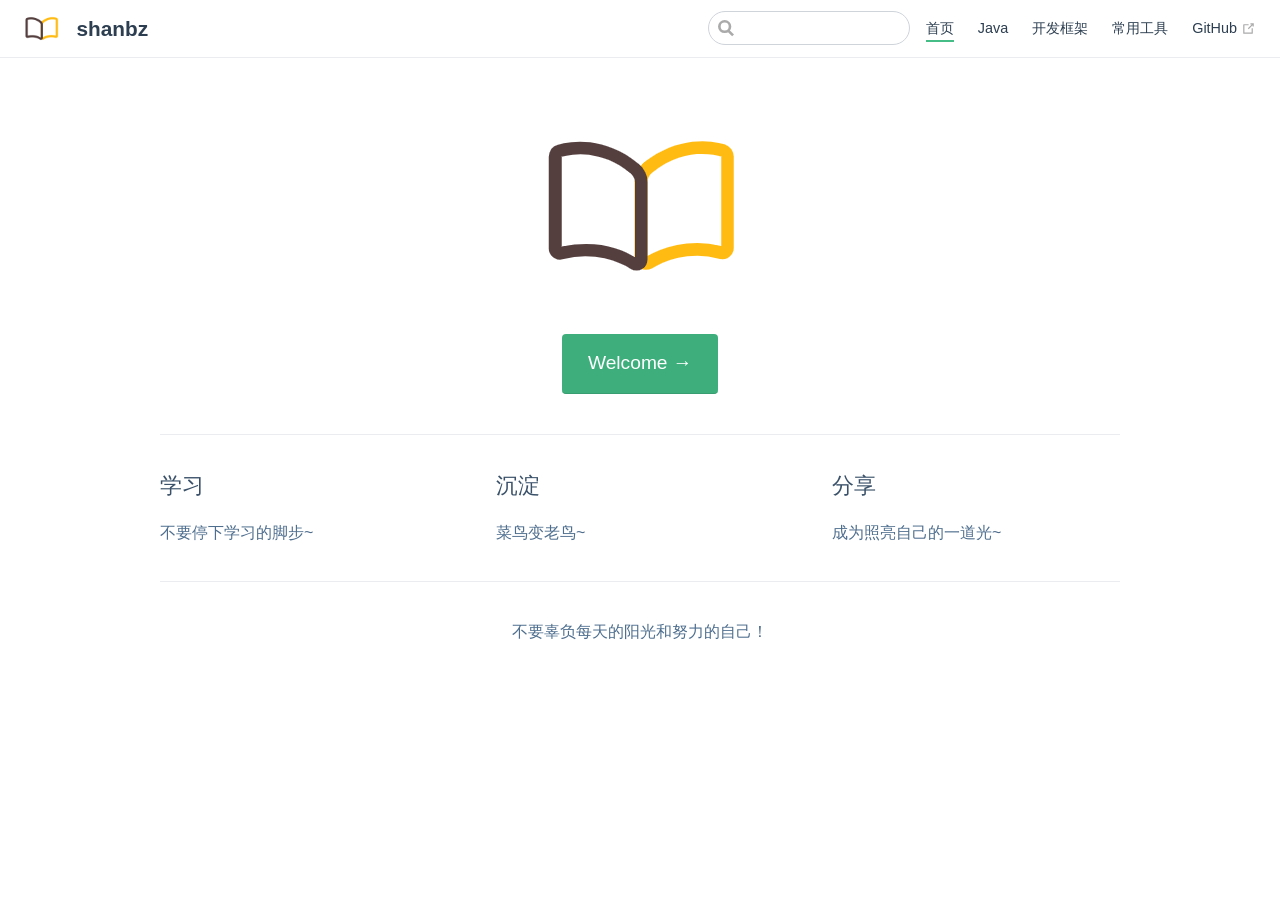
<file: index.html>
<!DOCTYPE html>
<html lang="en-US">
  <head>
    <meta charset="utf-8">
    <meta name="viewport" content="width=device-width,initial-scale=1">
    <title>shanbz</title>
    <meta name="generator" content="VuePress 1.5.1">
    <link rel="icon" href="/logo.png">
    <meta name="description" content="Welcome to my site!">
    <link rel="preload" href="/assets/css/0.styles.f3b2d841.css" as="style"><link rel="preload" href="/assets/js/app.7e5b2c6f.js" as="script"><link rel="preload" href="/assets/js/2.5563d1fb.js" as="script"><link rel="preload" href="/assets/js/15.1a181f85.js" as="script"><link rel="prefetch" href="/assets/js/10.8b811307.js"><link rel="prefetch" href="/assets/js/11.885d8edf.js"><link rel="prefetch" href="/assets/js/12.1c2ad66f.js"><link rel="prefetch" href="/assets/js/13.37d47445.js"><link rel="prefetch" href="/assets/js/14.be1d70f8.js"><link rel="prefetch" href="/assets/js/16.03125aea.js"><link rel="prefetch" href="/assets/js/17.3283525b.js"><link rel="prefetch" href="/assets/js/3.1f4c9a4f.js"><link rel="prefetch" href="/assets/js/4.ac6527f4.js"><link rel="prefetch" href="/assets/js/5.df0a0a56.js"><link rel="prefetch" href="/assets/js/6.e1f0dced.js"><link rel="prefetch" href="/assets/js/7.fa80b0e6.js"><link rel="prefetch" href="/assets/js/8.607f27e3.js"><link rel="prefetch" href="/assets/js/9.2cad1127.js">
    <link rel="stylesheet" href="/assets/css/0.styles.f3b2d841.css">
  </head>
  <body>
    <div id="app" data-server-rendered="true"><div class="theme-container no-sidebar"><header class="navbar"><div class="sidebar-button"><svg xmlns="http://www.w3.org/2000/svg" aria-hidden="true" role="img" viewBox="0 0 448 512" class="icon"><path fill="currentColor" d="M436 124H12c-6.627 0-12-5.373-12-12V80c0-6.627 5.373-12 12-12h424c6.627 0 12 5.373 12 12v32c0 6.627-5.373 12-12 12zm0 160H12c-6.627 0-12-5.373-12-12v-32c0-6.627 5.373-12 12-12h424c6.627 0 12 5.373 12 12v32c0 6.627-5.373 12-12 12zm0 160H12c-6.627 0-12-5.373-12-12v-32c0-6.627 5.373-12 12-12h424c6.627 0 12 5.373 12 12v32c0 6.627-5.373 12-12 12z"></path></svg></div> <a href="/" aria-current="page" class="home-link router-link-exact-active router-link-active"><img src="/logo.png" alt="shanbz" class="logo"> <span class="site-name can-hide">shanbz</span></a> <div class="links"><div class="search-box"><input aria-label="Search" autocomplete="off" spellcheck="false" value=""> <!----></div> <nav class="nav-links can-hide"><div class="nav-item"><a href="/" aria-current="page" class="nav-link router-link-exact-active router-link-active">
  首页
</a></div><div class="nav-item"><a href="/Java/" class="nav-link">
  Java
</a></div><div class="nav-item"><a href="/Framework/" class="nav-link">
  开发框架
</a></div><div class="nav-item"><a href="/Tools/" class="nav-link">
  常用工具
</a></div><div class="nav-item"><a href="https://github.com/shanbz" target="_blank" rel="noopener noreferrer" class="nav-link external">
  GitHub
  <svg xmlns="http://www.w3.org/2000/svg" aria-hidden="true" x="0px" y="0px" viewBox="0 0 100 100" width="15" height="15" class="icon outbound"><path fill="currentColor" d="M18.8,85.1h56l0,0c2.2,0,4-1.8,4-4v-32h-8v28h-48v-48h28v-8h-32l0,0c-2.2,0-4,1.8-4,4v56C14.8,83.3,16.6,85.1,18.8,85.1z"></path> <polygon fill="currentColor" points="45.7,48.7 51.3,54.3 77.2,28.5 77.2,37.2 85.2,37.2 85.2,14.9 62.8,14.9 62.8,22.9 71.5,22.9"></polygon></svg></a></div> <!----></nav></div></header> <div class="sidebar-mask"></div> <aside class="sidebar"><nav class="nav-links"><div class="nav-item"><a href="/" aria-current="page" class="nav-link router-link-exact-active router-link-active">
  首页
</a></div><div class="nav-item"><a href="/Java/" class="nav-link">
  Java
</a></div><div class="nav-item"><a href="/Framework/" class="nav-link">
  开发框架
</a></div><div class="nav-item"><a href="/Tools/" class="nav-link">
  常用工具
</a></div><div class="nav-item"><a href="https://github.com/shanbz" target="_blank" rel="noopener noreferrer" class="nav-link external">
  GitHub
  <svg xmlns="http://www.w3.org/2000/svg" aria-hidden="true" x="0px" y="0px" viewBox="0 0 100 100" width="15" height="15" class="icon outbound"><path fill="currentColor" d="M18.8,85.1h56l0,0c2.2,0,4-1.8,4-4v-32h-8v28h-48v-48h28v-8h-32l0,0c-2.2,0-4,1.8-4,4v56C14.8,83.3,16.6,85.1,18.8,85.1z"></path> <polygon fill="currentColor" points="45.7,48.7 51.3,54.3 77.2,28.5 77.2,37.2 85.2,37.2 85.2,14.9 62.8,14.9 62.8,22.9 71.5,22.9"></polygon></svg></a></div> <!----></nav>  <!----> </aside> <main aria-labelledby="main-title" class="home"><header class="hero"><img src="/logo.png" alt="hero"> <!----> <!----> <p class="action"><a href="/Java/" class="nav-link action-button">
  Welcome →
</a></p></header> <div class="features"><div class="feature"><h2>学习</h2> <p>不要停下学习的脚步~</p></div><div class="feature"><h2>沉淀</h2> <p>菜鸟变老鸟~</p></div><div class="feature"><h2>分享</h2> <p>成为照亮自己的一道光~</p></div></div> <div class="theme-default-content custom content__default"></div> <div class="footer">
    不要辜负每天的阳光和努力的自己！
  </div></main></div><div class="global-ui"></div></div>
    <script src="/assets/js/app.7e5b2c6f.js" defer></script><script src="/assets/js/2.5563d1fb.js" defer></script><script src="/assets/js/15.1a181f85.js" defer></script>
  </body>
</html>
</file>
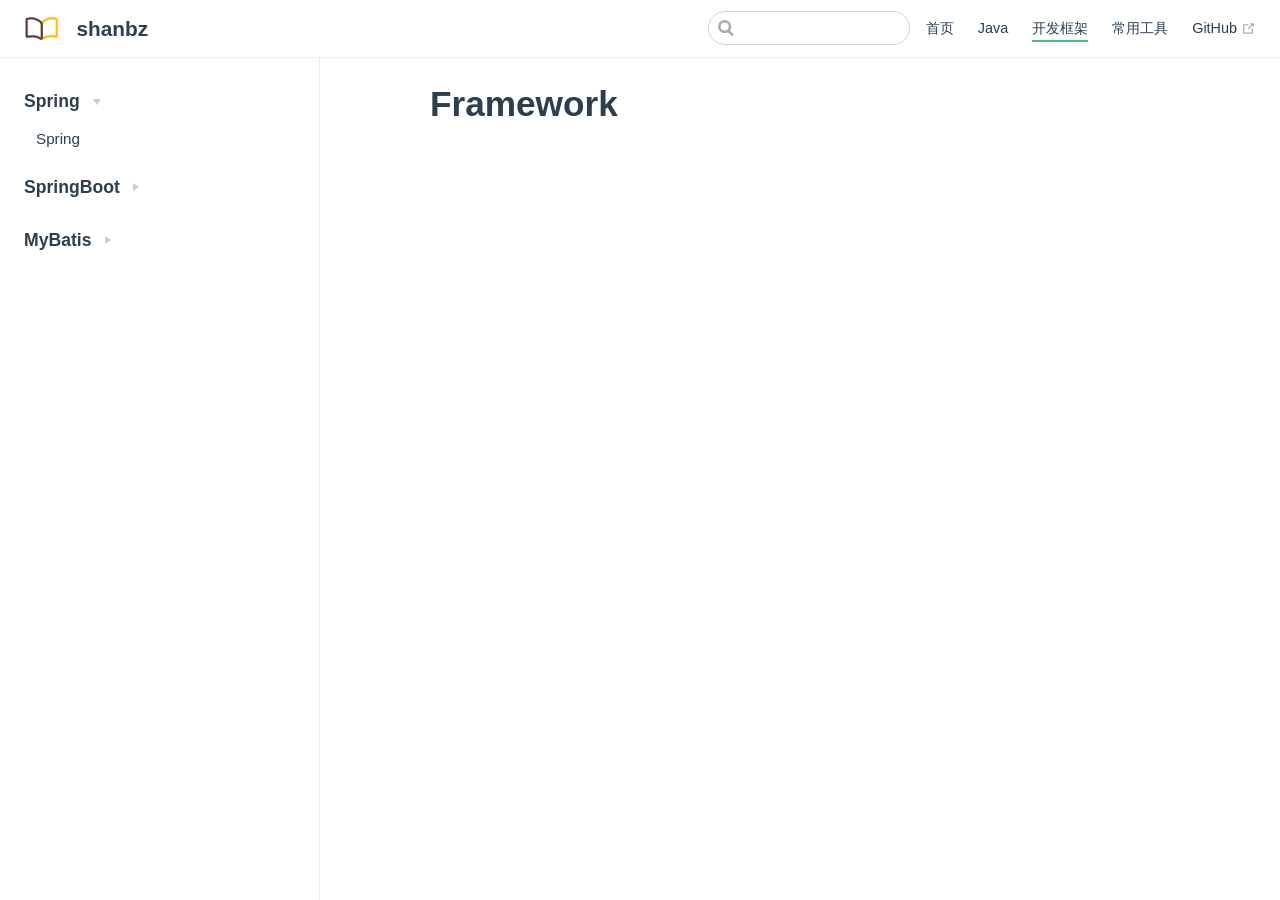
<file: Framework/index.html>
<!DOCTYPE html>
<html lang="en-US">
  <head>
    <meta charset="utf-8">
    <meta name="viewport" content="width=device-width,initial-scale=1">
    <title>Framework | shanbz</title>
    <meta name="generator" content="VuePress 1.5.1">
    <link rel="icon" href="/logo.png">
    <meta name="description" content="Welcome to my site!">
    <link rel="preload" href="/assets/css/0.styles.f3b2d841.css" as="style"><link rel="preload" href="/assets/js/app.7e5b2c6f.js" as="script"><link rel="preload" href="/assets/js/2.5563d1fb.js" as="script"><link rel="preload" href="/assets/js/6.e1f0dced.js" as="script"><link rel="prefetch" href="/assets/js/10.8b811307.js"><link rel="prefetch" href="/assets/js/11.885d8edf.js"><link rel="prefetch" href="/assets/js/12.1c2ad66f.js"><link rel="prefetch" href="/assets/js/13.37d47445.js"><link rel="prefetch" href="/assets/js/14.be1d70f8.js"><link rel="prefetch" href="/assets/js/15.1a181f85.js"><link rel="prefetch" href="/assets/js/16.03125aea.js"><link rel="prefetch" href="/assets/js/17.3283525b.js"><link rel="prefetch" href="/assets/js/3.1f4c9a4f.js"><link rel="prefetch" href="/assets/js/4.ac6527f4.js"><link rel="prefetch" href="/assets/js/5.df0a0a56.js"><link rel="prefetch" href="/assets/js/7.fa80b0e6.js"><link rel="prefetch" href="/assets/js/8.607f27e3.js"><link rel="prefetch" href="/assets/js/9.2cad1127.js">
    <link rel="stylesheet" href="/assets/css/0.styles.f3b2d841.css">
  </head>
  <body>
    <div id="app" data-server-rendered="true"><div class="theme-container"><header class="navbar"><div class="sidebar-button"><svg xmlns="http://www.w3.org/2000/svg" aria-hidden="true" role="img" viewBox="0 0 448 512" class="icon"><path fill="currentColor" d="M436 124H12c-6.627 0-12-5.373-12-12V80c0-6.627 5.373-12 12-12h424c6.627 0 12 5.373 12 12v32c0 6.627-5.373 12-12 12zm0 160H12c-6.627 0-12-5.373-12-12v-32c0-6.627 5.373-12 12-12h424c6.627 0 12 5.373 12 12v32c0 6.627-5.373 12-12 12zm0 160H12c-6.627 0-12-5.373-12-12v-32c0-6.627 5.373-12 12-12h424c6.627 0 12 5.373 12 12v32c0 6.627-5.373 12-12 12z"></path></svg></div> <a href="/" class="home-link router-link-active"><img src="/logo.png" alt="shanbz" class="logo"> <span class="site-name can-hide">shanbz</span></a> <div class="links"><div class="search-box"><input aria-label="Search" autocomplete="off" spellcheck="false" value=""> <!----></div> <nav class="nav-links can-hide"><div class="nav-item"><a href="/" class="nav-link">
  首页
</a></div><div class="nav-item"><a href="/Java/" class="nav-link">
  Java
</a></div><div class="nav-item"><a href="/Framework/" aria-current="page" class="nav-link router-link-exact-active router-link-active">
  开发框架
</a></div><div class="nav-item"><a href="/Tools/" class="nav-link">
  常用工具
</a></div><div class="nav-item"><a href="https://github.com/shanbz" target="_blank" rel="noopener noreferrer" class="nav-link external">
  GitHub
  <svg xmlns="http://www.w3.org/2000/svg" aria-hidden="true" x="0px" y="0px" viewBox="0 0 100 100" width="15" height="15" class="icon outbound"><path fill="currentColor" d="M18.8,85.1h56l0,0c2.2,0,4-1.8,4-4v-32h-8v28h-48v-48h28v-8h-32l0,0c-2.2,0-4,1.8-4,4v56C14.8,83.3,16.6,85.1,18.8,85.1z"></path> <polygon fill="currentColor" points="45.7,48.7 51.3,54.3 77.2,28.5 77.2,37.2 85.2,37.2 85.2,14.9 62.8,14.9 62.8,22.9 71.5,22.9"></polygon></svg></a></div> <!----></nav></div></header> <div class="sidebar-mask"></div> <aside class="sidebar"><nav class="nav-links"><div class="nav-item"><a href="/" class="nav-link">
  首页
</a></div><div class="nav-item"><a href="/Java/" class="nav-link">
  Java
</a></div><div class="nav-item"><a href="/Framework/" aria-current="page" class="nav-link router-link-exact-active router-link-active">
  开发框架
</a></div><div class="nav-item"><a href="/Tools/" class="nav-link">
  常用工具
</a></div><div class="nav-item"><a href="https://github.com/shanbz" target="_blank" rel="noopener noreferrer" class="nav-link external">
  GitHub
  <svg xmlns="http://www.w3.org/2000/svg" aria-hidden="true" x="0px" y="0px" viewBox="0 0 100 100" width="15" height="15" class="icon outbound"><path fill="currentColor" d="M18.8,85.1h56l0,0c2.2,0,4-1.8,4-4v-32h-8v28h-48v-48h28v-8h-32l0,0c-2.2,0-4,1.8-4,4v56C14.8,83.3,16.6,85.1,18.8,85.1z"></path> <polygon fill="currentColor" points="45.7,48.7 51.3,54.3 77.2,28.5 77.2,37.2 85.2,37.2 85.2,14.9 62.8,14.9 62.8,22.9 71.5,22.9"></polygon></svg></a></div> <!----></nav>  <ul class="sidebar-links"><li><section class="sidebar-group collapsable depth-0"><p class="sidebar-heading open"><span>Spring</span> <span class="arrow down"></span></p> <ul class="sidebar-links sidebar-group-items"><li><a href="/Framework/Spring/" class="sidebar-link">Spring</a></li></ul></section></li><li><section class="sidebar-group collapsable depth-0"><p class="sidebar-heading"><span>SpringBoot</span> <span class="arrow right"></span></p> <!----></section></li><li><section class="sidebar-group collapsable depth-0"><p class="sidebar-heading"><span>MyBatis</span> <span class="arrow right"></span></p> <!----></section></li></ul> </aside> <main class="page"> <div class="theme-default-content content__default"><h1 id="framework"><a href="#framework" class="header-anchor">#</a> Framework</h1></div> <footer class="page-edit"><!----> <!----></footer> <!----> </main></div><div class="global-ui"></div></div>
    <script src="/assets/js/app.7e5b2c6f.js" defer></script><script src="/assets/js/2.5563d1fb.js" defer></script><script src="/assets/js/6.e1f0dced.js" defer></script>
  </body>
</html>
</file>
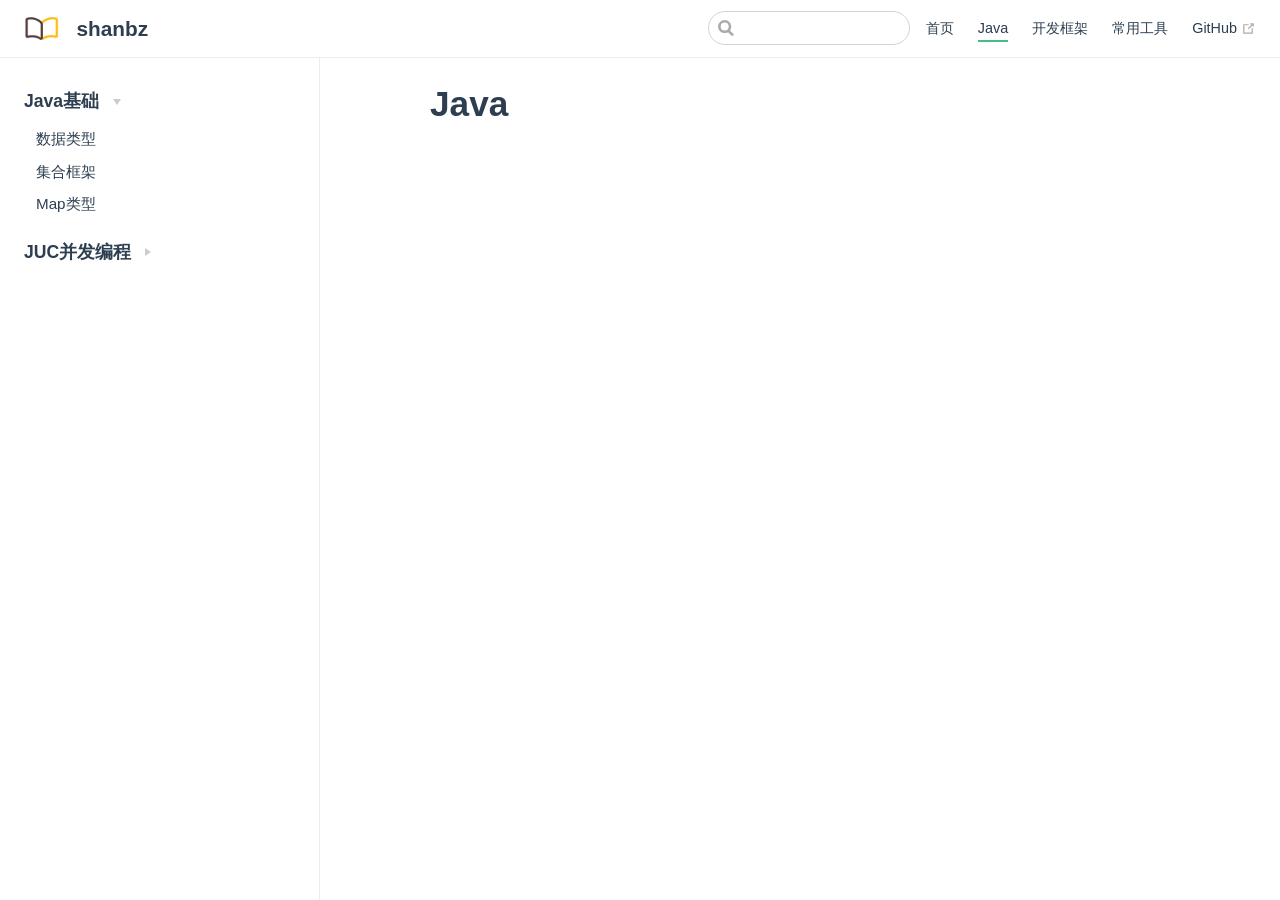
<file: Java/index.html>
<!DOCTYPE html>
<html lang="en-US">
  <head>
    <meta charset="utf-8">
    <meta name="viewport" content="width=device-width,initial-scale=1">
    <title>Java | shanbz</title>
    <meta name="generator" content="VuePress 1.5.1">
    <link rel="icon" href="/logo.png">
    <meta name="description" content="Welcome to my site!">
    <link rel="preload" href="/assets/css/0.styles.f3b2d841.css" as="style"><link rel="preload" href="/assets/js/app.7e5b2c6f.js" as="script"><link rel="preload" href="/assets/js/2.5563d1fb.js" as="script"><link rel="preload" href="/assets/js/14.be1d70f8.js" as="script"><link rel="prefetch" href="/assets/js/10.8b811307.js"><link rel="prefetch" href="/assets/js/11.885d8edf.js"><link rel="prefetch" href="/assets/js/12.1c2ad66f.js"><link rel="prefetch" href="/assets/js/13.37d47445.js"><link rel="prefetch" href="/assets/js/15.1a181f85.js"><link rel="prefetch" href="/assets/js/16.03125aea.js"><link rel="prefetch" href="/assets/js/17.3283525b.js"><link rel="prefetch" href="/assets/js/3.1f4c9a4f.js"><link rel="prefetch" href="/assets/js/4.ac6527f4.js"><link rel="prefetch" href="/assets/js/5.df0a0a56.js"><link rel="prefetch" href="/assets/js/6.e1f0dced.js"><link rel="prefetch" href="/assets/js/7.fa80b0e6.js"><link rel="prefetch" href="/assets/js/8.607f27e3.js"><link rel="prefetch" href="/assets/js/9.2cad1127.js">
    <link rel="stylesheet" href="/assets/css/0.styles.f3b2d841.css">
  </head>
  <body>
    <div id="app" data-server-rendered="true"><div class="theme-container"><header class="navbar"><div class="sidebar-button"><svg xmlns="http://www.w3.org/2000/svg" aria-hidden="true" role="img" viewBox="0 0 448 512" class="icon"><path fill="currentColor" d="M436 124H12c-6.627 0-12-5.373-12-12V80c0-6.627 5.373-12 12-12h424c6.627 0 12 5.373 12 12v32c0 6.627-5.373 12-12 12zm0 160H12c-6.627 0-12-5.373-12-12v-32c0-6.627 5.373-12 12-12h424c6.627 0 12 5.373 12 12v32c0 6.627-5.373 12-12 12zm0 160H12c-6.627 0-12-5.373-12-12v-32c0-6.627 5.373-12 12-12h424c6.627 0 12 5.373 12 12v32c0 6.627-5.373 12-12 12z"></path></svg></div> <a href="/" class="home-link router-link-active"><img src="/logo.png" alt="shanbz" class="logo"> <span class="site-name can-hide">shanbz</span></a> <div class="links"><div class="search-box"><input aria-label="Search" autocomplete="off" spellcheck="false" value=""> <!----></div> <nav class="nav-links can-hide"><div class="nav-item"><a href="/" class="nav-link">
  首页
</a></div><div class="nav-item"><a href="/Java/" aria-current="page" class="nav-link router-link-exact-active router-link-active">
  Java
</a></div><div class="nav-item"><a href="/Framework/" class="nav-link">
  开发框架
</a></div><div class="nav-item"><a href="/Tools/" class="nav-link">
  常用工具
</a></div><div class="nav-item"><a href="https://github.com/shanbz" target="_blank" rel="noopener noreferrer" class="nav-link external">
  GitHub
  <svg xmlns="http://www.w3.org/2000/svg" aria-hidden="true" x="0px" y="0px" viewBox="0 0 100 100" width="15" height="15" class="icon outbound"><path fill="currentColor" d="M18.8,85.1h56l0,0c2.2,0,4-1.8,4-4v-32h-8v28h-48v-48h28v-8h-32l0,0c-2.2,0-4,1.8-4,4v56C14.8,83.3,16.6,85.1,18.8,85.1z"></path> <polygon fill="currentColor" points="45.7,48.7 51.3,54.3 77.2,28.5 77.2,37.2 85.2,37.2 85.2,14.9 62.8,14.9 62.8,22.9 71.5,22.9"></polygon></svg></a></div> <!----></nav></div></header> <div class="sidebar-mask"></div> <aside class="sidebar"><nav class="nav-links"><div class="nav-item"><a href="/" class="nav-link">
  首页
</a></div><div class="nav-item"><a href="/Java/" aria-current="page" class="nav-link router-link-exact-active router-link-active">
  Java
</a></div><div class="nav-item"><a href="/Framework/" class="nav-link">
  开发框架
</a></div><div class="nav-item"><a href="/Tools/" class="nav-link">
  常用工具
</a></div><div class="nav-item"><a href="https://github.com/shanbz" target="_blank" rel="noopener noreferrer" class="nav-link external">
  GitHub
  <svg xmlns="http://www.w3.org/2000/svg" aria-hidden="true" x="0px" y="0px" viewBox="0 0 100 100" width="15" height="15" class="icon outbound"><path fill="currentColor" d="M18.8,85.1h56l0,0c2.2,0,4-1.8,4-4v-32h-8v28h-48v-48h28v-8h-32l0,0c-2.2,0-4,1.8-4,4v56C14.8,83.3,16.6,85.1,18.8,85.1z"></path> <polygon fill="currentColor" points="45.7,48.7 51.3,54.3 77.2,28.5 77.2,37.2 85.2,37.2 85.2,14.9 62.8,14.9 62.8,22.9 71.5,22.9"></polygon></svg></a></div> <!----></nav>  <ul class="sidebar-links"><li><section class="sidebar-group collapsable depth-0"><p class="sidebar-heading open"><span>Java基础</span> <span class="arrow down"></span></p> <ul class="sidebar-links sidebar-group-items"><li><a href="/Java/Basic/BasicDataType/" class="sidebar-link">数据类型</a></li><li><a href="/Java/Basic/List/" class="sidebar-link">集合框架</a></li><li><a href="/Java/Basic/Map/" class="sidebar-link">Map类型</a></li></ul></section></li><li><section class="sidebar-group collapsable depth-0"><p class="sidebar-heading"><span>JUC并发编程</span> <span class="arrow right"></span></p> <!----></section></li></ul> </aside> <main class="page"> <div class="theme-default-content content__default"><h1 id="java"><a href="#java" class="header-anchor">#</a> Java</h1></div> <footer class="page-edit"><!----> <!----></footer> <!----> </main></div><div class="global-ui"></div></div>
    <script src="/assets/js/app.7e5b2c6f.js" defer></script><script src="/assets/js/2.5563d1fb.js" defer></script><script src="/assets/js/14.be1d70f8.js" defer></script>
  </body>
</html>
</file>
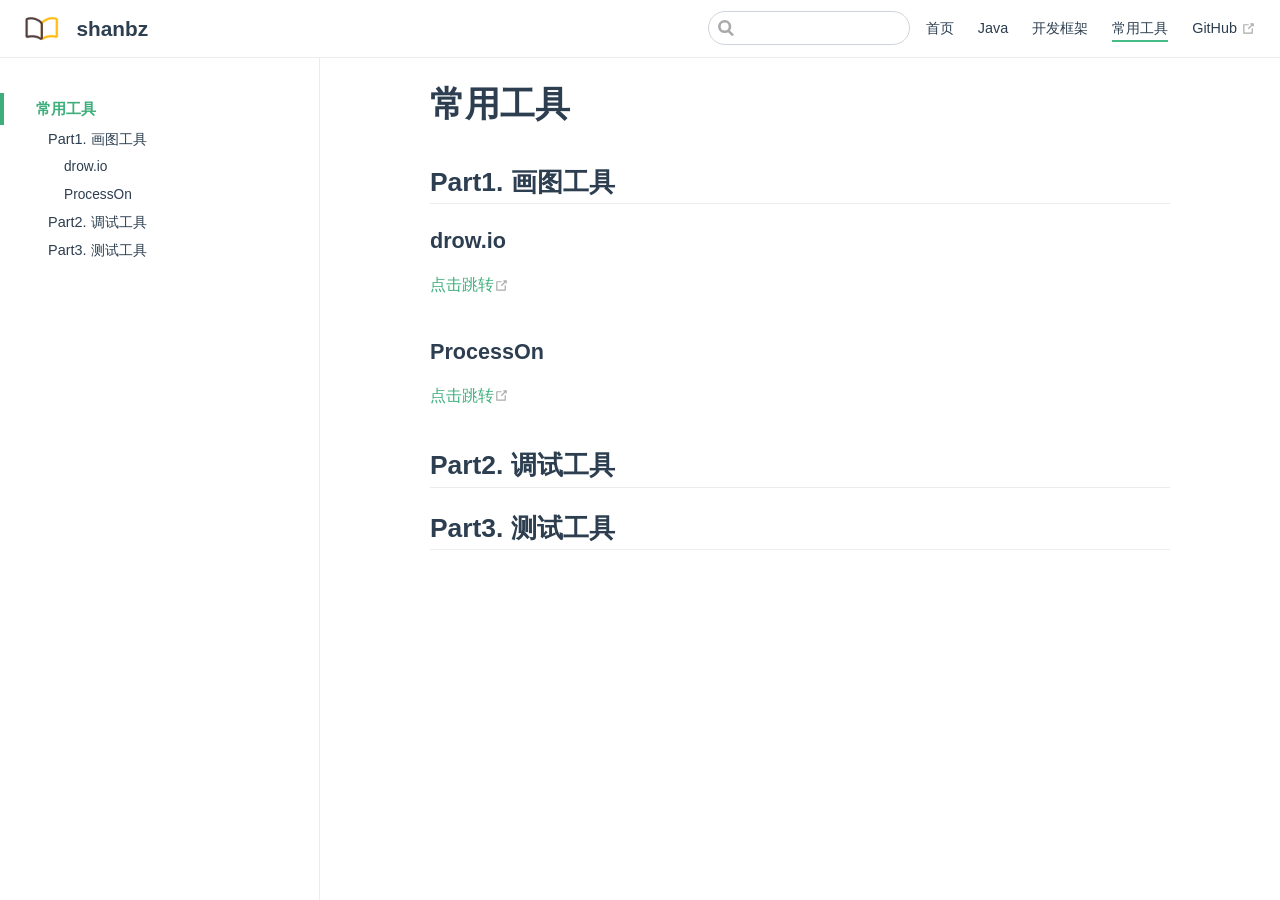
<file: Tools/index.html>
<!DOCTYPE html>
<html lang="en-US">
  <head>
    <meta charset="utf-8">
    <meta name="viewport" content="width=device-width,initial-scale=1">
    <title>常用工具 | shanbz</title>
    <meta name="generator" content="VuePress 1.5.1">
    <link rel="icon" href="/logo.png">
    <meta name="description" content="Welcome to my site!">
    <link rel="preload" href="/assets/css/0.styles.f3b2d841.css" as="style"><link rel="preload" href="/assets/js/app.7e5b2c6f.js" as="script"><link rel="preload" href="/assets/js/2.5563d1fb.js" as="script"><link rel="preload" href="/assets/js/16.03125aea.js" as="script"><link rel="prefetch" href="/assets/js/10.8b811307.js"><link rel="prefetch" href="/assets/js/11.885d8edf.js"><link rel="prefetch" href="/assets/js/12.1c2ad66f.js"><link rel="prefetch" href="/assets/js/13.37d47445.js"><link rel="prefetch" href="/assets/js/14.be1d70f8.js"><link rel="prefetch" href="/assets/js/15.1a181f85.js"><link rel="prefetch" href="/assets/js/17.3283525b.js"><link rel="prefetch" href="/assets/js/3.1f4c9a4f.js"><link rel="prefetch" href="/assets/js/4.ac6527f4.js"><link rel="prefetch" href="/assets/js/5.df0a0a56.js"><link rel="prefetch" href="/assets/js/6.e1f0dced.js"><link rel="prefetch" href="/assets/js/7.fa80b0e6.js"><link rel="prefetch" href="/assets/js/8.607f27e3.js"><link rel="prefetch" href="/assets/js/9.2cad1127.js">
    <link rel="stylesheet" href="/assets/css/0.styles.f3b2d841.css">
  </head>
  <body>
    <div id="app" data-server-rendered="true"><div class="theme-container"><header class="navbar"><div class="sidebar-button"><svg xmlns="http://www.w3.org/2000/svg" aria-hidden="true" role="img" viewBox="0 0 448 512" class="icon"><path fill="currentColor" d="M436 124H12c-6.627 0-12-5.373-12-12V80c0-6.627 5.373-12 12-12h424c6.627 0 12 5.373 12 12v32c0 6.627-5.373 12-12 12zm0 160H12c-6.627 0-12-5.373-12-12v-32c0-6.627 5.373-12 12-12h424c6.627 0 12 5.373 12 12v32c0 6.627-5.373 12-12 12zm0 160H12c-6.627 0-12-5.373-12-12v-32c0-6.627 5.373-12 12-12h424c6.627 0 12 5.373 12 12v32c0 6.627-5.373 12-12 12z"></path></svg></div> <a href="/" class="home-link router-link-active"><img src="/logo.png" alt="shanbz" class="logo"> <span class="site-name can-hide">shanbz</span></a> <div class="links"><div class="search-box"><input aria-label="Search" autocomplete="off" spellcheck="false" value=""> <!----></div> <nav class="nav-links can-hide"><div class="nav-item"><a href="/" class="nav-link">
  首页
</a></div><div class="nav-item"><a href="/Java/" class="nav-link">
  Java
</a></div><div class="nav-item"><a href="/Framework/" class="nav-link">
  开发框架
</a></div><div class="nav-item"><a href="/Tools/" aria-current="page" class="nav-link router-link-exact-active router-link-active">
  常用工具
</a></div><div class="nav-item"><a href="https://github.com/shanbz" target="_blank" rel="noopener noreferrer" class="nav-link external">
  GitHub
  <svg xmlns="http://www.w3.org/2000/svg" aria-hidden="true" x="0px" y="0px" viewBox="0 0 100 100" width="15" height="15" class="icon outbound"><path fill="currentColor" d="M18.8,85.1h56l0,0c2.2,0,4-1.8,4-4v-32h-8v28h-48v-48h28v-8h-32l0,0c-2.2,0-4,1.8-4,4v56C14.8,83.3,16.6,85.1,18.8,85.1z"></path> <polygon fill="currentColor" points="45.7,48.7 51.3,54.3 77.2,28.5 77.2,37.2 85.2,37.2 85.2,14.9 62.8,14.9 62.8,22.9 71.5,22.9"></polygon></svg></a></div> <!----></nav></div></header> <div class="sidebar-mask"></div> <aside class="sidebar"><nav class="nav-links"><div class="nav-item"><a href="/" class="nav-link">
  首页
</a></div><div class="nav-item"><a href="/Java/" class="nav-link">
  Java
</a></div><div class="nav-item"><a href="/Framework/" class="nav-link">
  开发框架
</a></div><div class="nav-item"><a href="/Tools/" aria-current="page" class="nav-link router-link-exact-active router-link-active">
  常用工具
</a></div><div class="nav-item"><a href="https://github.com/shanbz" target="_blank" rel="noopener noreferrer" class="nav-link external">
  GitHub
  <svg xmlns="http://www.w3.org/2000/svg" aria-hidden="true" x="0px" y="0px" viewBox="0 0 100 100" width="15" height="15" class="icon outbound"><path fill="currentColor" d="M18.8,85.1h56l0,0c2.2,0,4-1.8,4-4v-32h-8v28h-48v-48h28v-8h-32l0,0c-2.2,0-4,1.8-4,4v56C14.8,83.3,16.6,85.1,18.8,85.1z"></path> <polygon fill="currentColor" points="45.7,48.7 51.3,54.3 77.2,28.5 77.2,37.2 85.2,37.2 85.2,14.9 62.8,14.9 62.8,22.9 71.5,22.9"></polygon></svg></a></div> <!----></nav>  <ul class="sidebar-links"><li><section class="sidebar-group depth-0"><p class="sidebar-heading open"><span></span> <!----></p> <ul class="sidebar-links sidebar-group-items"><li><a href="/Tools/" aria-current="page" class="active sidebar-link">常用工具</a><ul class="sidebar-sub-headers"><li class="sidebar-sub-header"><a href="/Tools/#part1-画图工具" class="sidebar-link">Part1. 画图工具</a><ul class="sidebar-sub-headers"><li class="sidebar-sub-header"><a href="/Tools/#drow-io" class="sidebar-link">drow.io</a></li><li class="sidebar-sub-header"><a href="/Tools/#processon" class="sidebar-link">ProcessOn</a></li></ul></li><li class="sidebar-sub-header"><a href="/Tools/#part2-调试工具" class="sidebar-link">Part2. 调试工具</a></li><li class="sidebar-sub-header"><a href="/Tools/#part3-测试工具" class="sidebar-link">Part3. 测试工具</a></li></ul></li></ul></section></li></ul> </aside> <main class="page"> <div class="theme-default-content content__default"><h1 id="常用工具"><a href="#常用工具" class="header-anchor">#</a> 常用工具</h1> <h2 id="part1-画图工具"><a href="#part1-画图工具" class="header-anchor">#</a> Part1. 画图工具</h2> <h3 id="drow-io"><a href="#drow-io" class="header-anchor">#</a> drow.io</h3> <p><a href="https://app.diagrams.net/" target="_blank" rel="noopener noreferrer">点击跳转<svg xmlns="http://www.w3.org/2000/svg" aria-hidden="true" x="0px" y="0px" viewBox="0 0 100 100" width="15" height="15" class="icon outbound"><path fill="currentColor" d="M18.8,85.1h56l0,0c2.2,0,4-1.8,4-4v-32h-8v28h-48v-48h28v-8h-32l0,0c-2.2,0-4,1.8-4,4v56C14.8,83.3,16.6,85.1,18.8,85.1z"></path> <polygon fill="currentColor" points="45.7,48.7 51.3,54.3 77.2,28.5 77.2,37.2 85.2,37.2 85.2,14.9 62.8,14.9 62.8,22.9 71.5,22.9"></polygon></svg></a></p> <h3 id="processon"><a href="#processon" class="header-anchor">#</a> ProcessOn</h3> <p><a href="https://www.processon.com/" target="_blank" rel="noopener noreferrer">点击跳转<svg xmlns="http://www.w3.org/2000/svg" aria-hidden="true" x="0px" y="0px" viewBox="0 0 100 100" width="15" height="15" class="icon outbound"><path fill="currentColor" d="M18.8,85.1h56l0,0c2.2,0,4-1.8,4-4v-32h-8v28h-48v-48h28v-8h-32l0,0c-2.2,0-4,1.8-4,4v56C14.8,83.3,16.6,85.1,18.8,85.1z"></path> <polygon fill="currentColor" points="45.7,48.7 51.3,54.3 77.2,28.5 77.2,37.2 85.2,37.2 85.2,14.9 62.8,14.9 62.8,22.9 71.5,22.9"></polygon></svg></a></p> <h2 id="part2-调试工具"><a href="#part2-调试工具" class="header-anchor">#</a> Part2. 调试工具</h2> <h2 id="part3-测试工具"><a href="#part3-测试工具" class="header-anchor">#</a> Part3. 测试工具</h2></div> <footer class="page-edit"><!----> <!----></footer> <!----> </main></div><div class="global-ui"></div></div>
    <script src="/assets/js/app.7e5b2c6f.js" defer></script><script src="/assets/js/2.5563d1fb.js" defer></script><script src="/assets/js/16.03125aea.js" defer></script>
  </body>
</html>
</file>
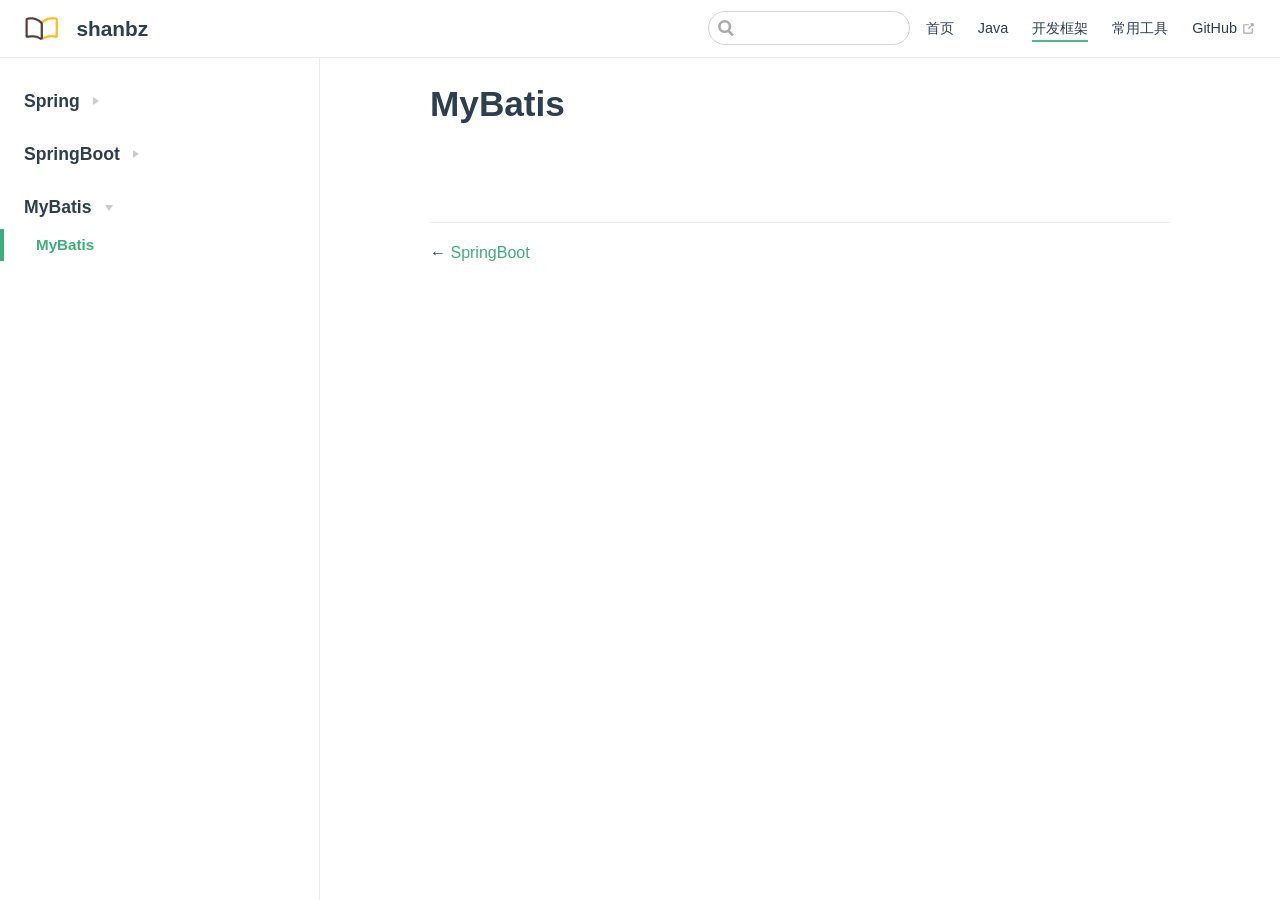
<file: Framework/MyBatis/index.html>
<!DOCTYPE html>
<html lang="en-US">
  <head>
    <meta charset="utf-8">
    <meta name="viewport" content="width=device-width,initial-scale=1">
    <title>MyBatis | shanbz</title>
    <meta name="generator" content="VuePress 1.5.1">
    <link rel="icon" href="/logo.png">
    <meta name="description" content="Welcome to my site!">
    <link rel="preload" href="/assets/css/0.styles.f3b2d841.css" as="style"><link rel="preload" href="/assets/js/app.7e5b2c6f.js" as="script"><link rel="preload" href="/assets/js/2.5563d1fb.js" as="script"><link rel="preload" href="/assets/js/5.df0a0a56.js" as="script"><link rel="prefetch" href="/assets/js/10.8b811307.js"><link rel="prefetch" href="/assets/js/11.885d8edf.js"><link rel="prefetch" href="/assets/js/12.1c2ad66f.js"><link rel="prefetch" href="/assets/js/13.37d47445.js"><link rel="prefetch" href="/assets/js/14.be1d70f8.js"><link rel="prefetch" href="/assets/js/15.1a181f85.js"><link rel="prefetch" href="/assets/js/16.03125aea.js"><link rel="prefetch" href="/assets/js/17.3283525b.js"><link rel="prefetch" href="/assets/js/3.1f4c9a4f.js"><link rel="prefetch" href="/assets/js/4.ac6527f4.js"><link rel="prefetch" href="/assets/js/6.e1f0dced.js"><link rel="prefetch" href="/assets/js/7.fa80b0e6.js"><link rel="prefetch" href="/assets/js/8.607f27e3.js"><link rel="prefetch" href="/assets/js/9.2cad1127.js">
    <link rel="stylesheet" href="/assets/css/0.styles.f3b2d841.css">
  </head>
  <body>
    <div id="app" data-server-rendered="true"><div class="theme-container"><header class="navbar"><div class="sidebar-button"><svg xmlns="http://www.w3.org/2000/svg" aria-hidden="true" role="img" viewBox="0 0 448 512" class="icon"><path fill="currentColor" d="M436 124H12c-6.627 0-12-5.373-12-12V80c0-6.627 5.373-12 12-12h424c6.627 0 12 5.373 12 12v32c0 6.627-5.373 12-12 12zm0 160H12c-6.627 0-12-5.373-12-12v-32c0-6.627 5.373-12 12-12h424c6.627 0 12 5.373 12 12v32c0 6.627-5.373 12-12 12zm0 160H12c-6.627 0-12-5.373-12-12v-32c0-6.627 5.373-12 12-12h424c6.627 0 12 5.373 12 12v32c0 6.627-5.373 12-12 12z"></path></svg></div> <a href="/" class="home-link router-link-active"><img src="/logo.png" alt="shanbz" class="logo"> <span class="site-name can-hide">shanbz</span></a> <div class="links"><div class="search-box"><input aria-label="Search" autocomplete="off" spellcheck="false" value=""> <!----></div> <nav class="nav-links can-hide"><div class="nav-item"><a href="/" class="nav-link">
  首页
</a></div><div class="nav-item"><a href="/Java/" class="nav-link">
  Java
</a></div><div class="nav-item"><a href="/Framework/" class="nav-link router-link-active">
  开发框架
</a></div><div class="nav-item"><a href="/Tools/" class="nav-link">
  常用工具
</a></div><div class="nav-item"><a href="https://github.com/shanbz" target="_blank" rel="noopener noreferrer" class="nav-link external">
  GitHub
  <svg xmlns="http://www.w3.org/2000/svg" aria-hidden="true" x="0px" y="0px" viewBox="0 0 100 100" width="15" height="15" class="icon outbound"><path fill="currentColor" d="M18.8,85.1h56l0,0c2.2,0,4-1.8,4-4v-32h-8v28h-48v-48h28v-8h-32l0,0c-2.2,0-4,1.8-4,4v56C14.8,83.3,16.6,85.1,18.8,85.1z"></path> <polygon fill="currentColor" points="45.7,48.7 51.3,54.3 77.2,28.5 77.2,37.2 85.2,37.2 85.2,14.9 62.8,14.9 62.8,22.9 71.5,22.9"></polygon></svg></a></div> <!----></nav></div></header> <div class="sidebar-mask"></div> <aside class="sidebar"><nav class="nav-links"><div class="nav-item"><a href="/" class="nav-link">
  首页
</a></div><div class="nav-item"><a href="/Java/" class="nav-link">
  Java
</a></div><div class="nav-item"><a href="/Framework/" class="nav-link router-link-active">
  开发框架
</a></div><div class="nav-item"><a href="/Tools/" class="nav-link">
  常用工具
</a></div><div class="nav-item"><a href="https://github.com/shanbz" target="_blank" rel="noopener noreferrer" class="nav-link external">
  GitHub
  <svg xmlns="http://www.w3.org/2000/svg" aria-hidden="true" x="0px" y="0px" viewBox="0 0 100 100" width="15" height="15" class="icon outbound"><path fill="currentColor" d="M18.8,85.1h56l0,0c2.2,0,4-1.8,4-4v-32h-8v28h-48v-48h28v-8h-32l0,0c-2.2,0-4,1.8-4,4v56C14.8,83.3,16.6,85.1,18.8,85.1z"></path> <polygon fill="currentColor" points="45.7,48.7 51.3,54.3 77.2,28.5 77.2,37.2 85.2,37.2 85.2,14.9 62.8,14.9 62.8,22.9 71.5,22.9"></polygon></svg></a></div> <!----></nav>  <ul class="sidebar-links"><li><section class="sidebar-group collapsable depth-0"><p class="sidebar-heading"><span>Spring</span> <span class="arrow right"></span></p> <!----></section></li><li><section class="sidebar-group collapsable depth-0"><p class="sidebar-heading"><span>SpringBoot</span> <span class="arrow right"></span></p> <!----></section></li><li><section class="sidebar-group collapsable depth-0"><p class="sidebar-heading open"><span>MyBatis</span> <span class="arrow down"></span></p> <ul class="sidebar-links sidebar-group-items"><li><a href="/Framework/MyBatis/" aria-current="page" class="active sidebar-link">MyBatis</a></li></ul></section></li></ul> </aside> <main class="page"> <div class="theme-default-content content__default"><h1 id="mybatis"><a href="#mybatis" class="header-anchor">#</a> MyBatis</h1></div> <footer class="page-edit"><!----> <!----></footer> <div class="page-nav"><p class="inner"><span class="prev">
      ←
      <a href="/Framework/SpringBoot/" class="prev">
        SpringBoot
      </a></span> <!----></p></div> </main></div><div class="global-ui"></div></div>
    <script src="/assets/js/app.7e5b2c6f.js" defer></script><script src="/assets/js/2.5563d1fb.js" defer></script><script src="/assets/js/5.df0a0a56.js" defer></script>
  </body>
</html>
</file>
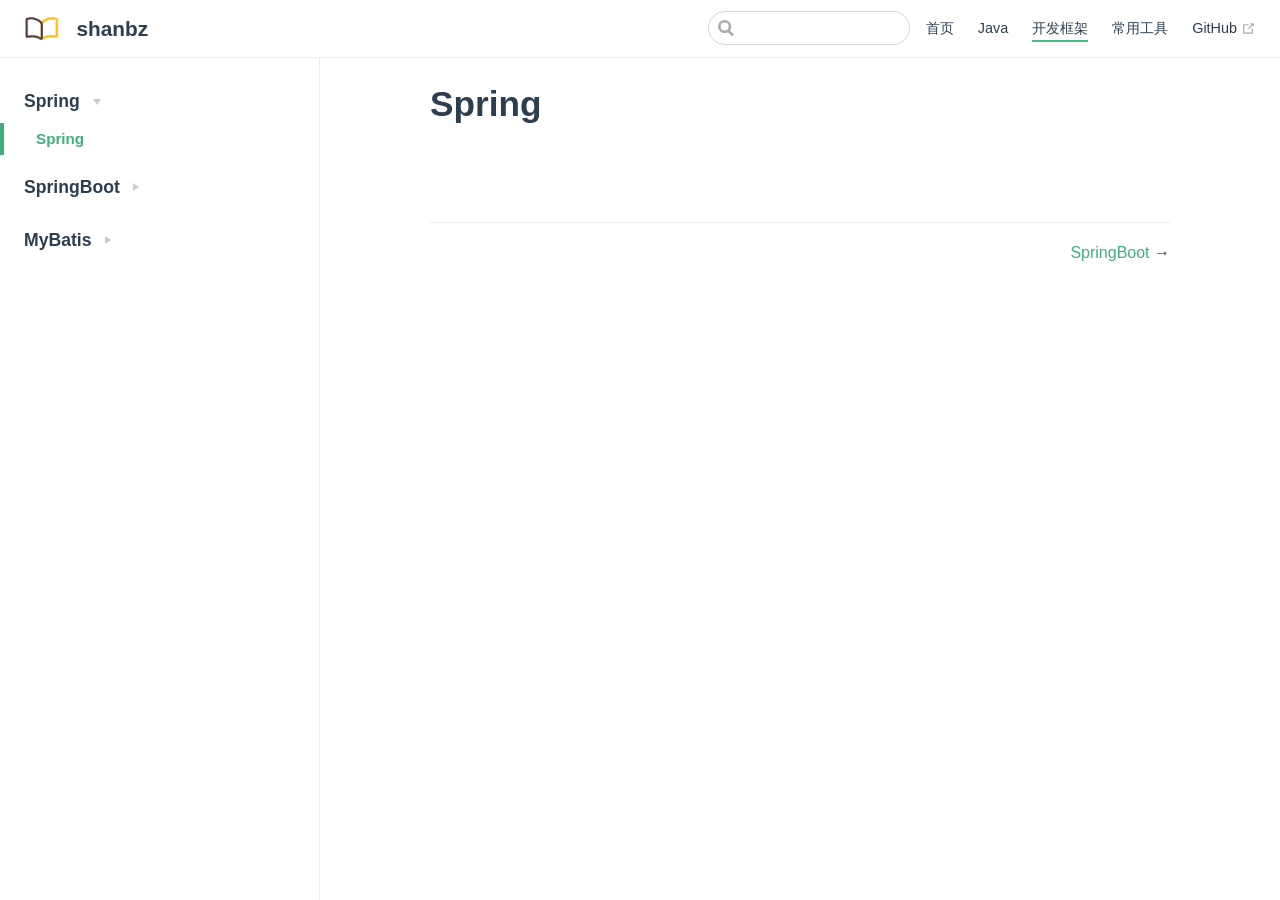
<file: Framework/Spring/index.html>
<!DOCTYPE html>
<html lang="en-US">
  <head>
    <meta charset="utf-8">
    <meta name="viewport" content="width=device-width,initial-scale=1">
    <title>Spring | shanbz</title>
    <meta name="generator" content="VuePress 1.5.1">
    <link rel="icon" href="/logo.png">
    <meta name="description" content="Welcome to my site!">
    <link rel="preload" href="/assets/css/0.styles.f3b2d841.css" as="style"><link rel="preload" href="/assets/js/app.7e5b2c6f.js" as="script"><link rel="preload" href="/assets/js/2.5563d1fb.js" as="script"><link rel="preload" href="/assets/js/8.607f27e3.js" as="script"><link rel="prefetch" href="/assets/js/10.8b811307.js"><link rel="prefetch" href="/assets/js/11.885d8edf.js"><link rel="prefetch" href="/assets/js/12.1c2ad66f.js"><link rel="prefetch" href="/assets/js/13.37d47445.js"><link rel="prefetch" href="/assets/js/14.be1d70f8.js"><link rel="prefetch" href="/assets/js/15.1a181f85.js"><link rel="prefetch" href="/assets/js/16.03125aea.js"><link rel="prefetch" href="/assets/js/17.3283525b.js"><link rel="prefetch" href="/assets/js/3.1f4c9a4f.js"><link rel="prefetch" href="/assets/js/4.ac6527f4.js"><link rel="prefetch" href="/assets/js/5.df0a0a56.js"><link rel="prefetch" href="/assets/js/6.e1f0dced.js"><link rel="prefetch" href="/assets/js/7.fa80b0e6.js"><link rel="prefetch" href="/assets/js/9.2cad1127.js">
    <link rel="stylesheet" href="/assets/css/0.styles.f3b2d841.css">
  </head>
  <body>
    <div id="app" data-server-rendered="true"><div class="theme-container"><header class="navbar"><div class="sidebar-button"><svg xmlns="http://www.w3.org/2000/svg" aria-hidden="true" role="img" viewBox="0 0 448 512" class="icon"><path fill="currentColor" d="M436 124H12c-6.627 0-12-5.373-12-12V80c0-6.627 5.373-12 12-12h424c6.627 0 12 5.373 12 12v32c0 6.627-5.373 12-12 12zm0 160H12c-6.627 0-12-5.373-12-12v-32c0-6.627 5.373-12 12-12h424c6.627 0 12 5.373 12 12v32c0 6.627-5.373 12-12 12zm0 160H12c-6.627 0-12-5.373-12-12v-32c0-6.627 5.373-12 12-12h424c6.627 0 12 5.373 12 12v32c0 6.627-5.373 12-12 12z"></path></svg></div> <a href="/" class="home-link router-link-active"><img src="/logo.png" alt="shanbz" class="logo"> <span class="site-name can-hide">shanbz</span></a> <div class="links"><div class="search-box"><input aria-label="Search" autocomplete="off" spellcheck="false" value=""> <!----></div> <nav class="nav-links can-hide"><div class="nav-item"><a href="/" class="nav-link">
  首页
</a></div><div class="nav-item"><a href="/Java/" class="nav-link">
  Java
</a></div><div class="nav-item"><a href="/Framework/" class="nav-link router-link-active">
  开发框架
</a></div><div class="nav-item"><a href="/Tools/" class="nav-link">
  常用工具
</a></div><div class="nav-item"><a href="https://github.com/shanbz" target="_blank" rel="noopener noreferrer" class="nav-link external">
  GitHub
  <svg xmlns="http://www.w3.org/2000/svg" aria-hidden="true" x="0px" y="0px" viewBox="0 0 100 100" width="15" height="15" class="icon outbound"><path fill="currentColor" d="M18.8,85.1h56l0,0c2.2,0,4-1.8,4-4v-32h-8v28h-48v-48h28v-8h-32l0,0c-2.2,0-4,1.8-4,4v56C14.8,83.3,16.6,85.1,18.8,85.1z"></path> <polygon fill="currentColor" points="45.7,48.7 51.3,54.3 77.2,28.5 77.2,37.2 85.2,37.2 85.2,14.9 62.8,14.9 62.8,22.9 71.5,22.9"></polygon></svg></a></div> <!----></nav></div></header> <div class="sidebar-mask"></div> <aside class="sidebar"><nav class="nav-links"><div class="nav-item"><a href="/" class="nav-link">
  首页
</a></div><div class="nav-item"><a href="/Java/" class="nav-link">
  Java
</a></div><div class="nav-item"><a href="/Framework/" class="nav-link router-link-active">
  开发框架
</a></div><div class="nav-item"><a href="/Tools/" class="nav-link">
  常用工具
</a></div><div class="nav-item"><a href="https://github.com/shanbz" target="_blank" rel="noopener noreferrer" class="nav-link external">
  GitHub
  <svg xmlns="http://www.w3.org/2000/svg" aria-hidden="true" x="0px" y="0px" viewBox="0 0 100 100" width="15" height="15" class="icon outbound"><path fill="currentColor" d="M18.8,85.1h56l0,0c2.2,0,4-1.8,4-4v-32h-8v28h-48v-48h28v-8h-32l0,0c-2.2,0-4,1.8-4,4v56C14.8,83.3,16.6,85.1,18.8,85.1z"></path> <polygon fill="currentColor" points="45.7,48.7 51.3,54.3 77.2,28.5 77.2,37.2 85.2,37.2 85.2,14.9 62.8,14.9 62.8,22.9 71.5,22.9"></polygon></svg></a></div> <!----></nav>  <ul class="sidebar-links"><li><section class="sidebar-group collapsable depth-0"><p class="sidebar-heading open"><span>Spring</span> <span class="arrow down"></span></p> <ul class="sidebar-links sidebar-group-items"><li><a href="/Framework/Spring/" aria-current="page" class="active sidebar-link">Spring</a></li></ul></section></li><li><section class="sidebar-group collapsable depth-0"><p class="sidebar-heading"><span>SpringBoot</span> <span class="arrow right"></span></p> <!----></section></li><li><section class="sidebar-group collapsable depth-0"><p class="sidebar-heading"><span>MyBatis</span> <span class="arrow right"></span></p> <!----></section></li></ul> </aside> <main class="page"> <div class="theme-default-content content__default"><h1 id="spring"><a href="#spring" class="header-anchor">#</a> Spring</h1></div> <footer class="page-edit"><!----> <!----></footer> <div class="page-nav"><p class="inner"><!----> <span class="next"><a href="/Framework/SpringBoot/">
        SpringBoot
      </a>
      →
    </span></p></div> </main></div><div class="global-ui"></div></div>
    <script src="/assets/js/app.7e5b2c6f.js" defer></script><script src="/assets/js/2.5563d1fb.js" defer></script><script src="/assets/js/8.607f27e3.js" defer></script>
  </body>
</html>
</file>
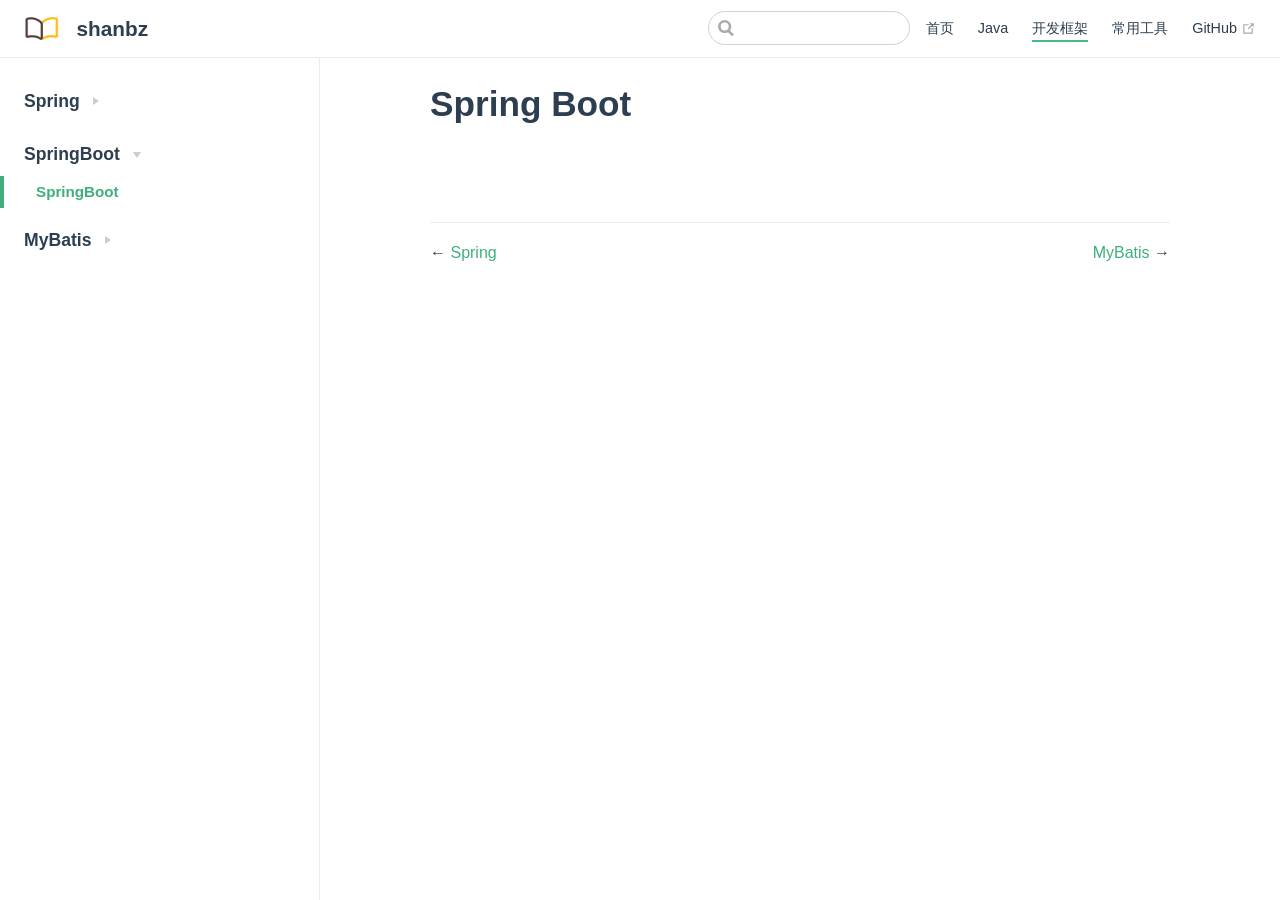
<file: Framework/SpringBoot/index.html>
<!DOCTYPE html>
<html lang="en-US">
  <head>
    <meta charset="utf-8">
    <meta name="viewport" content="width=device-width,initial-scale=1">
    <title>Spring Boot | shanbz</title>
    <meta name="generator" content="VuePress 1.5.1">
    <link rel="icon" href="/logo.png">
    <meta name="description" content="Welcome to my site!">
    <link rel="preload" href="/assets/css/0.styles.f3b2d841.css" as="style"><link rel="preload" href="/assets/js/app.7e5b2c6f.js" as="script"><link rel="preload" href="/assets/js/2.5563d1fb.js" as="script"><link rel="preload" href="/assets/js/7.fa80b0e6.js" as="script"><link rel="prefetch" href="/assets/js/10.8b811307.js"><link rel="prefetch" href="/assets/js/11.885d8edf.js"><link rel="prefetch" href="/assets/js/12.1c2ad66f.js"><link rel="prefetch" href="/assets/js/13.37d47445.js"><link rel="prefetch" href="/assets/js/14.be1d70f8.js"><link rel="prefetch" href="/assets/js/15.1a181f85.js"><link rel="prefetch" href="/assets/js/16.03125aea.js"><link rel="prefetch" href="/assets/js/17.3283525b.js"><link rel="prefetch" href="/assets/js/3.1f4c9a4f.js"><link rel="prefetch" href="/assets/js/4.ac6527f4.js"><link rel="prefetch" href="/assets/js/5.df0a0a56.js"><link rel="prefetch" href="/assets/js/6.e1f0dced.js"><link rel="prefetch" href="/assets/js/8.607f27e3.js"><link rel="prefetch" href="/assets/js/9.2cad1127.js">
    <link rel="stylesheet" href="/assets/css/0.styles.f3b2d841.css">
  </head>
  <body>
    <div id="app" data-server-rendered="true"><div class="theme-container"><header class="navbar"><div class="sidebar-button"><svg xmlns="http://www.w3.org/2000/svg" aria-hidden="true" role="img" viewBox="0 0 448 512" class="icon"><path fill="currentColor" d="M436 124H12c-6.627 0-12-5.373-12-12V80c0-6.627 5.373-12 12-12h424c6.627 0 12 5.373 12 12v32c0 6.627-5.373 12-12 12zm0 160H12c-6.627 0-12-5.373-12-12v-32c0-6.627 5.373-12 12-12h424c6.627 0 12 5.373 12 12v32c0 6.627-5.373 12-12 12zm0 160H12c-6.627 0-12-5.373-12-12v-32c0-6.627 5.373-12 12-12h424c6.627 0 12 5.373 12 12v32c0 6.627-5.373 12-12 12z"></path></svg></div> <a href="/" class="home-link router-link-active"><img src="/logo.png" alt="shanbz" class="logo"> <span class="site-name can-hide">shanbz</span></a> <div class="links"><div class="search-box"><input aria-label="Search" autocomplete="off" spellcheck="false" value=""> <!----></div> <nav class="nav-links can-hide"><div class="nav-item"><a href="/" class="nav-link">
  首页
</a></div><div class="nav-item"><a href="/Java/" class="nav-link">
  Java
</a></div><div class="nav-item"><a href="/Framework/" class="nav-link router-link-active">
  开发框架
</a></div><div class="nav-item"><a href="/Tools/" class="nav-link">
  常用工具
</a></div><div class="nav-item"><a href="https://github.com/shanbz" target="_blank" rel="noopener noreferrer" class="nav-link external">
  GitHub
  <svg xmlns="http://www.w3.org/2000/svg" aria-hidden="true" x="0px" y="0px" viewBox="0 0 100 100" width="15" height="15" class="icon outbound"><path fill="currentColor" d="M18.8,85.1h56l0,0c2.2,0,4-1.8,4-4v-32h-8v28h-48v-48h28v-8h-32l0,0c-2.2,0-4,1.8-4,4v56C14.8,83.3,16.6,85.1,18.8,85.1z"></path> <polygon fill="currentColor" points="45.7,48.7 51.3,54.3 77.2,28.5 77.2,37.2 85.2,37.2 85.2,14.9 62.8,14.9 62.8,22.9 71.5,22.9"></polygon></svg></a></div> <!----></nav></div></header> <div class="sidebar-mask"></div> <aside class="sidebar"><nav class="nav-links"><div class="nav-item"><a href="/" class="nav-link">
  首页
</a></div><div class="nav-item"><a href="/Java/" class="nav-link">
  Java
</a></div><div class="nav-item"><a href="/Framework/" class="nav-link router-link-active">
  开发框架
</a></div><div class="nav-item"><a href="/Tools/" class="nav-link">
  常用工具
</a></div><div class="nav-item"><a href="https://github.com/shanbz" target="_blank" rel="noopener noreferrer" class="nav-link external">
  GitHub
  <svg xmlns="http://www.w3.org/2000/svg" aria-hidden="true" x="0px" y="0px" viewBox="0 0 100 100" width="15" height="15" class="icon outbound"><path fill="currentColor" d="M18.8,85.1h56l0,0c2.2,0,4-1.8,4-4v-32h-8v28h-48v-48h28v-8h-32l0,0c-2.2,0-4,1.8-4,4v56C14.8,83.3,16.6,85.1,18.8,85.1z"></path> <polygon fill="currentColor" points="45.7,48.7 51.3,54.3 77.2,28.5 77.2,37.2 85.2,37.2 85.2,14.9 62.8,14.9 62.8,22.9 71.5,22.9"></polygon></svg></a></div> <!----></nav>  <ul class="sidebar-links"><li><section class="sidebar-group collapsable depth-0"><p class="sidebar-heading"><span>Spring</span> <span class="arrow right"></span></p> <!----></section></li><li><section class="sidebar-group collapsable depth-0"><p class="sidebar-heading open"><span>SpringBoot</span> <span class="arrow down"></span></p> <ul class="sidebar-links sidebar-group-items"><li><a href="/Framework/SpringBoot/" aria-current="page" class="active sidebar-link">SpringBoot</a></li></ul></section></li><li><section class="sidebar-group collapsable depth-0"><p class="sidebar-heading"><span>MyBatis</span> <span class="arrow right"></span></p> <!----></section></li></ul> </aside> <main class="page"> <div class="theme-default-content content__default"><h1 id="spring-boot"><a href="#spring-boot" class="header-anchor">#</a> Spring Boot</h1></div> <footer class="page-edit"><!----> <!----></footer> <div class="page-nav"><p class="inner"><span class="prev">
      ←
      <a href="/Framework/Spring/" class="prev">
        Spring
      </a></span> <span class="next"><a href="/Framework/MyBatis/">
        MyBatis
      </a>
      →
    </span></p></div> </main></div><div class="global-ui"></div></div>
    <script src="/assets/js/app.7e5b2c6f.js" defer></script><script src="/assets/js/2.5563d1fb.js" defer></script><script src="/assets/js/7.fa80b0e6.js" defer></script>
  </body>
</html>
</file>
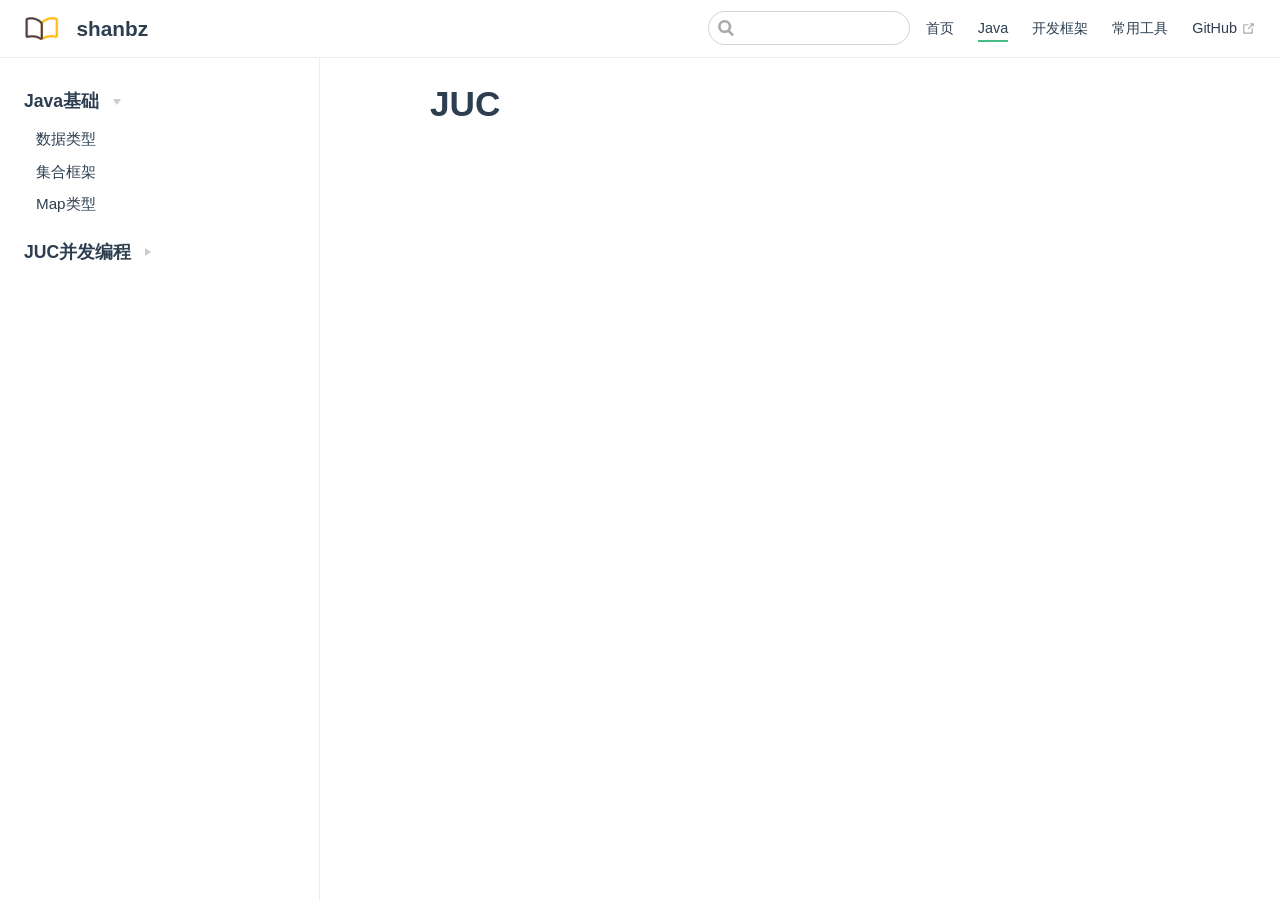
<file: Java/JUC/index.html>
<!DOCTYPE html>
<html lang="en-US">
  <head>
    <meta charset="utf-8">
    <meta name="viewport" content="width=device-width,initial-scale=1">
    <title>JUC | shanbz</title>
    <meta name="generator" content="VuePress 1.5.1">
    <link rel="icon" href="/logo.png">
    <meta name="description" content="Welcome to my site!">
    <link rel="preload" href="/assets/css/0.styles.f3b2d841.css" as="style"><link rel="preload" href="/assets/js/app.7e5b2c6f.js" as="script"><link rel="preload" href="/assets/js/2.5563d1fb.js" as="script"><link rel="preload" href="/assets/js/13.37d47445.js" as="script"><link rel="prefetch" href="/assets/js/10.8b811307.js"><link rel="prefetch" href="/assets/js/11.885d8edf.js"><link rel="prefetch" href="/assets/js/12.1c2ad66f.js"><link rel="prefetch" href="/assets/js/14.be1d70f8.js"><link rel="prefetch" href="/assets/js/15.1a181f85.js"><link rel="prefetch" href="/assets/js/16.03125aea.js"><link rel="prefetch" href="/assets/js/17.3283525b.js"><link rel="prefetch" href="/assets/js/3.1f4c9a4f.js"><link rel="prefetch" href="/assets/js/4.ac6527f4.js"><link rel="prefetch" href="/assets/js/5.df0a0a56.js"><link rel="prefetch" href="/assets/js/6.e1f0dced.js"><link rel="prefetch" href="/assets/js/7.fa80b0e6.js"><link rel="prefetch" href="/assets/js/8.607f27e3.js"><link rel="prefetch" href="/assets/js/9.2cad1127.js">
    <link rel="stylesheet" href="/assets/css/0.styles.f3b2d841.css">
  </head>
  <body>
    <div id="app" data-server-rendered="true"><div class="theme-container"><header class="navbar"><div class="sidebar-button"><svg xmlns="http://www.w3.org/2000/svg" aria-hidden="true" role="img" viewBox="0 0 448 512" class="icon"><path fill="currentColor" d="M436 124H12c-6.627 0-12-5.373-12-12V80c0-6.627 5.373-12 12-12h424c6.627 0 12 5.373 12 12v32c0 6.627-5.373 12-12 12zm0 160H12c-6.627 0-12-5.373-12-12v-32c0-6.627 5.373-12 12-12h424c6.627 0 12 5.373 12 12v32c0 6.627-5.373 12-12 12zm0 160H12c-6.627 0-12-5.373-12-12v-32c0-6.627 5.373-12 12-12h424c6.627 0 12 5.373 12 12v32c0 6.627-5.373 12-12 12z"></path></svg></div> <a href="/" class="home-link router-link-active"><img src="/logo.png" alt="shanbz" class="logo"> <span class="site-name can-hide">shanbz</span></a> <div class="links"><div class="search-box"><input aria-label="Search" autocomplete="off" spellcheck="false" value=""> <!----></div> <nav class="nav-links can-hide"><div class="nav-item"><a href="/" class="nav-link">
  首页
</a></div><div class="nav-item"><a href="/Java/" class="nav-link router-link-active">
  Java
</a></div><div class="nav-item"><a href="/Framework/" class="nav-link">
  开发框架
</a></div><div class="nav-item"><a href="/Tools/" class="nav-link">
  常用工具
</a></div><div class="nav-item"><a href="https://github.com/shanbz" target="_blank" rel="noopener noreferrer" class="nav-link external">
  GitHub
  <svg xmlns="http://www.w3.org/2000/svg" aria-hidden="true" x="0px" y="0px" viewBox="0 0 100 100" width="15" height="15" class="icon outbound"><path fill="currentColor" d="M18.8,85.1h56l0,0c2.2,0,4-1.8,4-4v-32h-8v28h-48v-48h28v-8h-32l0,0c-2.2,0-4,1.8-4,4v56C14.8,83.3,16.6,85.1,18.8,85.1z"></path> <polygon fill="currentColor" points="45.7,48.7 51.3,54.3 77.2,28.5 77.2,37.2 85.2,37.2 85.2,14.9 62.8,14.9 62.8,22.9 71.5,22.9"></polygon></svg></a></div> <!----></nav></div></header> <div class="sidebar-mask"></div> <aside class="sidebar"><nav class="nav-links"><div class="nav-item"><a href="/" class="nav-link">
  首页
</a></div><div class="nav-item"><a href="/Java/" class="nav-link router-link-active">
  Java
</a></div><div class="nav-item"><a href="/Framework/" class="nav-link">
  开发框架
</a></div><div class="nav-item"><a href="/Tools/" class="nav-link">
  常用工具
</a></div><div class="nav-item"><a href="https://github.com/shanbz" target="_blank" rel="noopener noreferrer" class="nav-link external">
  GitHub
  <svg xmlns="http://www.w3.org/2000/svg" aria-hidden="true" x="0px" y="0px" viewBox="0 0 100 100" width="15" height="15" class="icon outbound"><path fill="currentColor" d="M18.8,85.1h56l0,0c2.2,0,4-1.8,4-4v-32h-8v28h-48v-48h28v-8h-32l0,0c-2.2,0-4,1.8-4,4v56C14.8,83.3,16.6,85.1,18.8,85.1z"></path> <polygon fill="currentColor" points="45.7,48.7 51.3,54.3 77.2,28.5 77.2,37.2 85.2,37.2 85.2,14.9 62.8,14.9 62.8,22.9 71.5,22.9"></polygon></svg></a></div> <!----></nav>  <ul class="sidebar-links"><li><section class="sidebar-group collapsable depth-0"><p class="sidebar-heading open"><span>Java基础</span> <span class="arrow down"></span></p> <ul class="sidebar-links sidebar-group-items"><li><a href="/Java/Basic/BasicDataType/" class="sidebar-link">数据类型</a></li><li><a href="/Java/Basic/List/" class="sidebar-link">集合框架</a></li><li><a href="/Java/Basic/Map/" class="sidebar-link">Map类型</a></li></ul></section></li><li><section class="sidebar-group collapsable depth-0"><p class="sidebar-heading"><span>JUC并发编程</span> <span class="arrow right"></span></p> <!----></section></li></ul> </aside> <main class="page"> <div class="theme-default-content content__default"><h1 id="juc"><a href="#juc" class="header-anchor">#</a> JUC</h1></div> <footer class="page-edit"><!----> <!----></footer> <!----> </main></div><div class="global-ui"></div></div>
    <script src="/assets/js/app.7e5b2c6f.js" defer></script><script src="/assets/js/2.5563d1fb.js" defer></script><script src="/assets/js/13.37d47445.js" defer></script>
  </body>
</html>
</file>
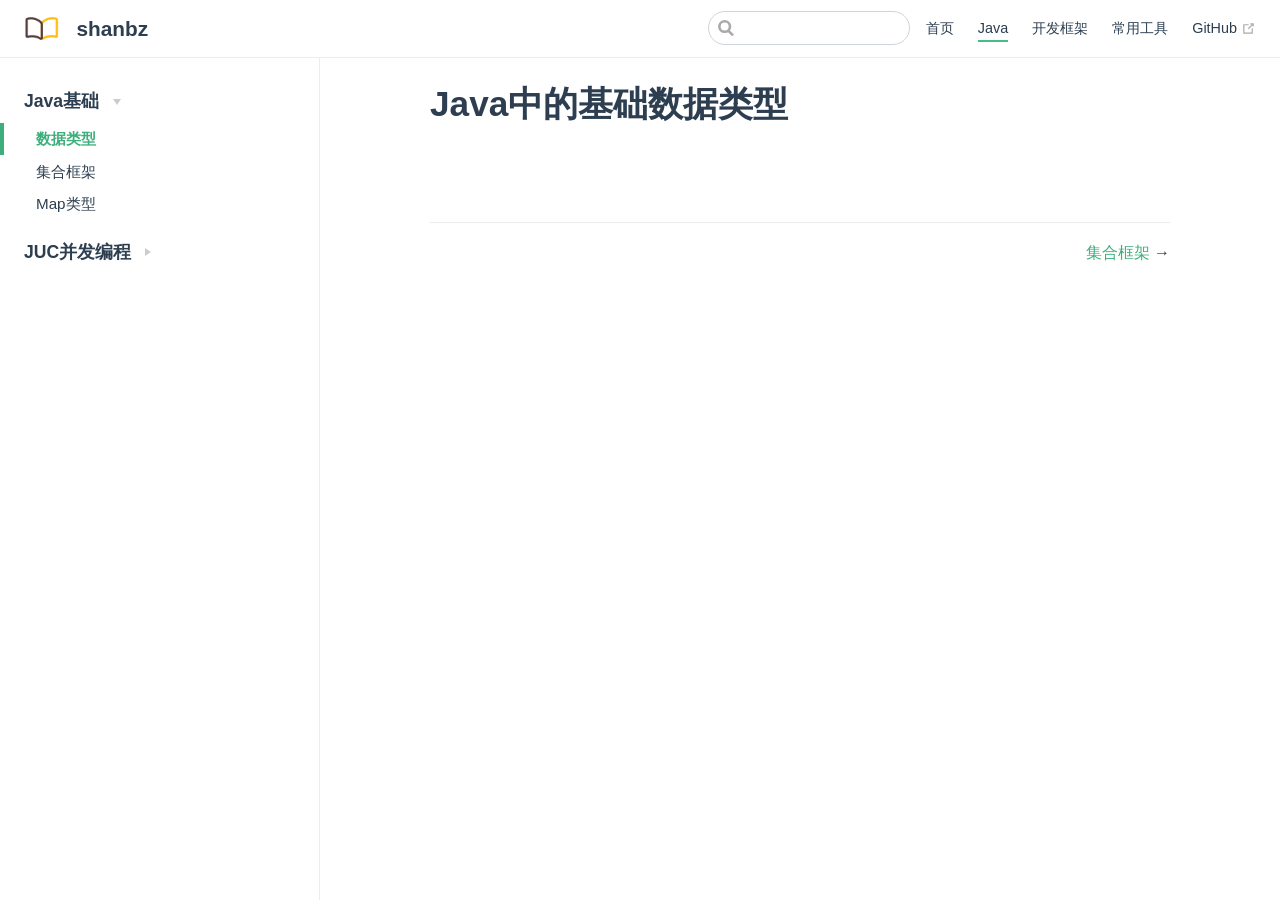
<file: Java/Basic/BasicDataType/index.html>
<!DOCTYPE html>
<html lang="en-US">
  <head>
    <meta charset="utf-8">
    <meta name="viewport" content="width=device-width,initial-scale=1">
    <title>Java中的基础数据类型 | shanbz</title>
    <meta name="generator" content="VuePress 1.5.1">
    <link rel="icon" href="/logo.png">
    <meta name="description" content="Welcome to my site!">
    <link rel="preload" href="/assets/css/0.styles.f3b2d841.css" as="style"><link rel="preload" href="/assets/js/app.7e5b2c6f.js" as="script"><link rel="preload" href="/assets/js/2.5563d1fb.js" as="script"><link rel="preload" href="/assets/js/9.2cad1127.js" as="script"><link rel="prefetch" href="/assets/js/10.8b811307.js"><link rel="prefetch" href="/assets/js/11.885d8edf.js"><link rel="prefetch" href="/assets/js/12.1c2ad66f.js"><link rel="prefetch" href="/assets/js/13.37d47445.js"><link rel="prefetch" href="/assets/js/14.be1d70f8.js"><link rel="prefetch" href="/assets/js/15.1a181f85.js"><link rel="prefetch" href="/assets/js/16.03125aea.js"><link rel="prefetch" href="/assets/js/17.3283525b.js"><link rel="prefetch" href="/assets/js/3.1f4c9a4f.js"><link rel="prefetch" href="/assets/js/4.ac6527f4.js"><link rel="prefetch" href="/assets/js/5.df0a0a56.js"><link rel="prefetch" href="/assets/js/6.e1f0dced.js"><link rel="prefetch" href="/assets/js/7.fa80b0e6.js"><link rel="prefetch" href="/assets/js/8.607f27e3.js">
    <link rel="stylesheet" href="/assets/css/0.styles.f3b2d841.css">
  </head>
  <body>
    <div id="app" data-server-rendered="true"><div class="theme-container"><header class="navbar"><div class="sidebar-button"><svg xmlns="http://www.w3.org/2000/svg" aria-hidden="true" role="img" viewBox="0 0 448 512" class="icon"><path fill="currentColor" d="M436 124H12c-6.627 0-12-5.373-12-12V80c0-6.627 5.373-12 12-12h424c6.627 0 12 5.373 12 12v32c0 6.627-5.373 12-12 12zm0 160H12c-6.627 0-12-5.373-12-12v-32c0-6.627 5.373-12 12-12h424c6.627 0 12 5.373 12 12v32c0 6.627-5.373 12-12 12zm0 160H12c-6.627 0-12-5.373-12-12v-32c0-6.627 5.373-12 12-12h424c6.627 0 12 5.373 12 12v32c0 6.627-5.373 12-12 12z"></path></svg></div> <a href="/" class="home-link router-link-active"><img src="/logo.png" alt="shanbz" class="logo"> <span class="site-name can-hide">shanbz</span></a> <div class="links"><div class="search-box"><input aria-label="Search" autocomplete="off" spellcheck="false" value=""> <!----></div> <nav class="nav-links can-hide"><div class="nav-item"><a href="/" class="nav-link">
  首页
</a></div><div class="nav-item"><a href="/Java/" class="nav-link router-link-active">
  Java
</a></div><div class="nav-item"><a href="/Framework/" class="nav-link">
  开发框架
</a></div><div class="nav-item"><a href="/Tools/" class="nav-link">
  常用工具
</a></div><div class="nav-item"><a href="https://github.com/shanbz" target="_blank" rel="noopener noreferrer" class="nav-link external">
  GitHub
  <svg xmlns="http://www.w3.org/2000/svg" aria-hidden="true" x="0px" y="0px" viewBox="0 0 100 100" width="15" height="15" class="icon outbound"><path fill="currentColor" d="M18.8,85.1h56l0,0c2.2,0,4-1.8,4-4v-32h-8v28h-48v-48h28v-8h-32l0,0c-2.2,0-4,1.8-4,4v56C14.8,83.3,16.6,85.1,18.8,85.1z"></path> <polygon fill="currentColor" points="45.7,48.7 51.3,54.3 77.2,28.5 77.2,37.2 85.2,37.2 85.2,14.9 62.8,14.9 62.8,22.9 71.5,22.9"></polygon></svg></a></div> <!----></nav></div></header> <div class="sidebar-mask"></div> <aside class="sidebar"><nav class="nav-links"><div class="nav-item"><a href="/" class="nav-link">
  首页
</a></div><div class="nav-item"><a href="/Java/" class="nav-link router-link-active">
  Java
</a></div><div class="nav-item"><a href="/Framework/" class="nav-link">
  开发框架
</a></div><div class="nav-item"><a href="/Tools/" class="nav-link">
  常用工具
</a></div><div class="nav-item"><a href="https://github.com/shanbz" target="_blank" rel="noopener noreferrer" class="nav-link external">
  GitHub
  <svg xmlns="http://www.w3.org/2000/svg" aria-hidden="true" x="0px" y="0px" viewBox="0 0 100 100" width="15" height="15" class="icon outbound"><path fill="currentColor" d="M18.8,85.1h56l0,0c2.2,0,4-1.8,4-4v-32h-8v28h-48v-48h28v-8h-32l0,0c-2.2,0-4,1.8-4,4v56C14.8,83.3,16.6,85.1,18.8,85.1z"></path> <polygon fill="currentColor" points="45.7,48.7 51.3,54.3 77.2,28.5 77.2,37.2 85.2,37.2 85.2,14.9 62.8,14.9 62.8,22.9 71.5,22.9"></polygon></svg></a></div> <!----></nav>  <ul class="sidebar-links"><li><section class="sidebar-group collapsable depth-0"><p class="sidebar-heading open"><span>Java基础</span> <span class="arrow down"></span></p> <ul class="sidebar-links sidebar-group-items"><li><a href="/Java/Basic/BasicDataType/" aria-current="page" class="active sidebar-link">数据类型</a></li><li><a href="/Java/Basic/List/" class="sidebar-link">集合框架</a></li><li><a href="/Java/Basic/Map/" class="sidebar-link">Map类型</a></li></ul></section></li><li><section class="sidebar-group collapsable depth-0"><p class="sidebar-heading"><span>JUC并发编程</span> <span class="arrow right"></span></p> <!----></section></li></ul> </aside> <main class="page"> <div class="theme-default-content content__default"><h1 id="java中的基础数据类型"><a href="#java中的基础数据类型" class="header-anchor">#</a> Java中的基础数据类型</h1></div> <footer class="page-edit"><!----> <!----></footer> <div class="page-nav"><p class="inner"><!----> <span class="next"><a href="/Java/Basic/List/">
        集合框架
      </a>
      →
    </span></p></div> </main></div><div class="global-ui"></div></div>
    <script src="/assets/js/app.7e5b2c6f.js" defer></script><script src="/assets/js/2.5563d1fb.js" defer></script><script src="/assets/js/9.2cad1127.js" defer></script>
  </body>
</html>
</file>
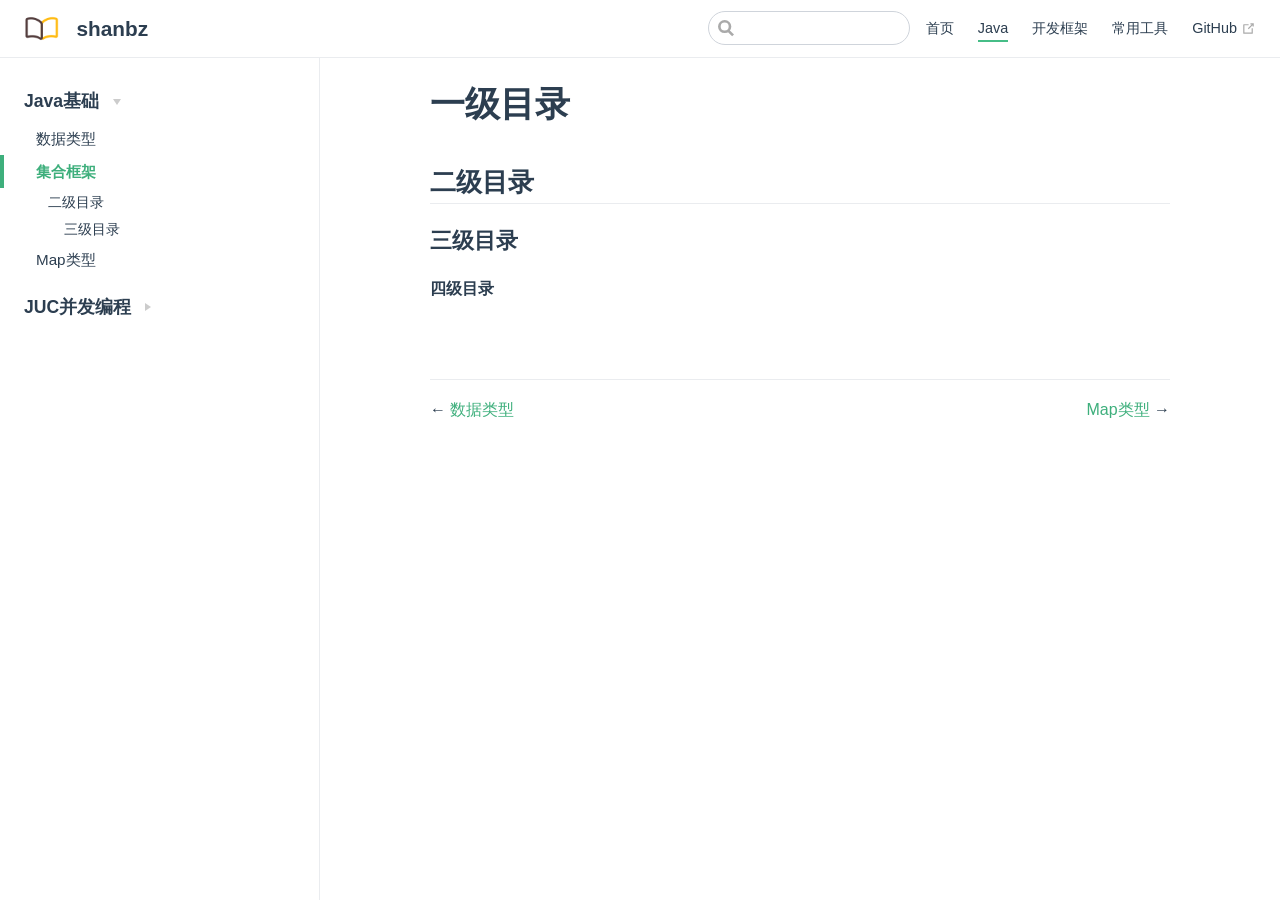
<file: Java/Basic/List/index.html>
<!DOCTYPE html>
<html lang="en-US">
  <head>
    <meta charset="utf-8">
    <meta name="viewport" content="width=device-width,initial-scale=1">
    <title>一级目录 | shanbz</title>
    <meta name="generator" content="VuePress 1.5.1">
    <link rel="icon" href="/logo.png">
    <meta name="description" content="Welcome to my site!">
    <link rel="preload" href="/assets/css/0.styles.f3b2d841.css" as="style"><link rel="preload" href="/assets/js/app.7e5b2c6f.js" as="script"><link rel="preload" href="/assets/js/2.5563d1fb.js" as="script"><link rel="preload" href="/assets/js/10.8b811307.js" as="script"><link rel="prefetch" href="/assets/js/11.885d8edf.js"><link rel="prefetch" href="/assets/js/12.1c2ad66f.js"><link rel="prefetch" href="/assets/js/13.37d47445.js"><link rel="prefetch" href="/assets/js/14.be1d70f8.js"><link rel="prefetch" href="/assets/js/15.1a181f85.js"><link rel="prefetch" href="/assets/js/16.03125aea.js"><link rel="prefetch" href="/assets/js/17.3283525b.js"><link rel="prefetch" href="/assets/js/3.1f4c9a4f.js"><link rel="prefetch" href="/assets/js/4.ac6527f4.js"><link rel="prefetch" href="/assets/js/5.df0a0a56.js"><link rel="prefetch" href="/assets/js/6.e1f0dced.js"><link rel="prefetch" href="/assets/js/7.fa80b0e6.js"><link rel="prefetch" href="/assets/js/8.607f27e3.js"><link rel="prefetch" href="/assets/js/9.2cad1127.js">
    <link rel="stylesheet" href="/assets/css/0.styles.f3b2d841.css">
  </head>
  <body>
    <div id="app" data-server-rendered="true"><div class="theme-container"><header class="navbar"><div class="sidebar-button"><svg xmlns="http://www.w3.org/2000/svg" aria-hidden="true" role="img" viewBox="0 0 448 512" class="icon"><path fill="currentColor" d="M436 124H12c-6.627 0-12-5.373-12-12V80c0-6.627 5.373-12 12-12h424c6.627 0 12 5.373 12 12v32c0 6.627-5.373 12-12 12zm0 160H12c-6.627 0-12-5.373-12-12v-32c0-6.627 5.373-12 12-12h424c6.627 0 12 5.373 12 12v32c0 6.627-5.373 12-12 12zm0 160H12c-6.627 0-12-5.373-12-12v-32c0-6.627 5.373-12 12-12h424c6.627 0 12 5.373 12 12v32c0 6.627-5.373 12-12 12z"></path></svg></div> <a href="/" class="home-link router-link-active"><img src="/logo.png" alt="shanbz" class="logo"> <span class="site-name can-hide">shanbz</span></a> <div class="links"><div class="search-box"><input aria-label="Search" autocomplete="off" spellcheck="false" value=""> <!----></div> <nav class="nav-links can-hide"><div class="nav-item"><a href="/" class="nav-link">
  首页
</a></div><div class="nav-item"><a href="/Java/" class="nav-link router-link-active">
  Java
</a></div><div class="nav-item"><a href="/Framework/" class="nav-link">
  开发框架
</a></div><div class="nav-item"><a href="/Tools/" class="nav-link">
  常用工具
</a></div><div class="nav-item"><a href="https://github.com/shanbz" target="_blank" rel="noopener noreferrer" class="nav-link external">
  GitHub
  <svg xmlns="http://www.w3.org/2000/svg" aria-hidden="true" x="0px" y="0px" viewBox="0 0 100 100" width="15" height="15" class="icon outbound"><path fill="currentColor" d="M18.8,85.1h56l0,0c2.2,0,4-1.8,4-4v-32h-8v28h-48v-48h28v-8h-32l0,0c-2.2,0-4,1.8-4,4v56C14.8,83.3,16.6,85.1,18.8,85.1z"></path> <polygon fill="currentColor" points="45.7,48.7 51.3,54.3 77.2,28.5 77.2,37.2 85.2,37.2 85.2,14.9 62.8,14.9 62.8,22.9 71.5,22.9"></polygon></svg></a></div> <!----></nav></div></header> <div class="sidebar-mask"></div> <aside class="sidebar"><nav class="nav-links"><div class="nav-item"><a href="/" class="nav-link">
  首页
</a></div><div class="nav-item"><a href="/Java/" class="nav-link router-link-active">
  Java
</a></div><div class="nav-item"><a href="/Framework/" class="nav-link">
  开发框架
</a></div><div class="nav-item"><a href="/Tools/" class="nav-link">
  常用工具
</a></div><div class="nav-item"><a href="https://github.com/shanbz" target="_blank" rel="noopener noreferrer" class="nav-link external">
  GitHub
  <svg xmlns="http://www.w3.org/2000/svg" aria-hidden="true" x="0px" y="0px" viewBox="0 0 100 100" width="15" height="15" class="icon outbound"><path fill="currentColor" d="M18.8,85.1h56l0,0c2.2,0,4-1.8,4-4v-32h-8v28h-48v-48h28v-8h-32l0,0c-2.2,0-4,1.8-4,4v56C14.8,83.3,16.6,85.1,18.8,85.1z"></path> <polygon fill="currentColor" points="45.7,48.7 51.3,54.3 77.2,28.5 77.2,37.2 85.2,37.2 85.2,14.9 62.8,14.9 62.8,22.9 71.5,22.9"></polygon></svg></a></div> <!----></nav>  <ul class="sidebar-links"><li><section class="sidebar-group collapsable depth-0"><p class="sidebar-heading open"><span>Java基础</span> <span class="arrow down"></span></p> <ul class="sidebar-links sidebar-group-items"><li><a href="/Java/Basic/BasicDataType/" class="sidebar-link">数据类型</a></li><li><a href="/Java/Basic/List/" aria-current="page" class="active sidebar-link">集合框架</a><ul class="sidebar-sub-headers"><li class="sidebar-sub-header"><a href="/Java/Basic/List/#二级目录" class="sidebar-link">二级目录</a><ul class="sidebar-sub-headers"><li class="sidebar-sub-header"><a href="/Java/Basic/List/#三级目录" class="sidebar-link">三级目录</a></li></ul></li></ul></li><li><a href="/Java/Basic/Map/" class="sidebar-link">Map类型</a></li></ul></section></li><li><section class="sidebar-group collapsable depth-0"><p class="sidebar-heading"><span>JUC并发编程</span> <span class="arrow right"></span></p> <!----></section></li></ul> </aside> <main class="page"> <div class="theme-default-content content__default"><h1 id="一级目录"><a href="#一级目录" class="header-anchor">#</a> 一级目录</h1> <h2 id="二级目录"><a href="#二级目录" class="header-anchor">#</a> 二级目录</h2> <h3 id="三级目录"><a href="#三级目录" class="header-anchor">#</a> 三级目录</h3> <h4 id="四级目录"><a href="#四级目录" class="header-anchor">#</a> 四级目录</h4></div> <footer class="page-edit"><!----> <!----></footer> <div class="page-nav"><p class="inner"><span class="prev">
      ←
      <a href="/Java/Basic/BasicDataType/" class="prev">
        数据类型
      </a></span> <span class="next"><a href="/Java/Basic/Map/">
        Map类型
      </a>
      →
    </span></p></div> </main></div><div class="global-ui"></div></div>
    <script src="/assets/js/app.7e5b2c6f.js" defer></script><script src="/assets/js/2.5563d1fb.js" defer></script><script src="/assets/js/10.8b811307.js" defer></script>
  </body>
</html>
</file>
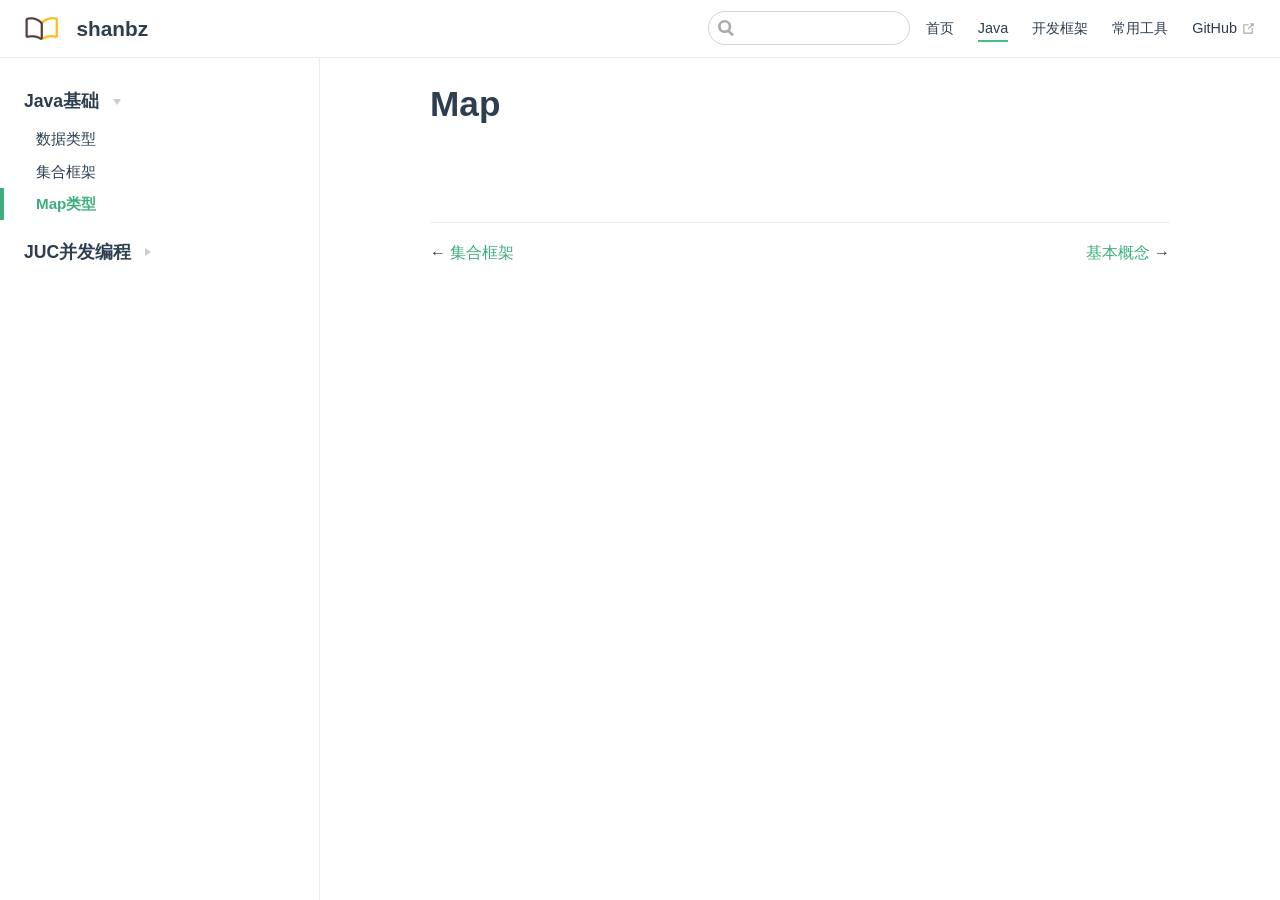
<file: Java/Basic/Map/index.html>
<!DOCTYPE html>
<html lang="en-US">
  <head>
    <meta charset="utf-8">
    <meta name="viewport" content="width=device-width,initial-scale=1">
    <title>Map | shanbz</title>
    <meta name="generator" content="VuePress 1.5.1">
    <link rel="icon" href="/logo.png">
    <meta name="description" content="Welcome to my site!">
    <link rel="preload" href="/assets/css/0.styles.f3b2d841.css" as="style"><link rel="preload" href="/assets/js/app.7e5b2c6f.js" as="script"><link rel="preload" href="/assets/js/2.5563d1fb.js" as="script"><link rel="preload" href="/assets/js/11.885d8edf.js" as="script"><link rel="prefetch" href="/assets/js/10.8b811307.js"><link rel="prefetch" href="/assets/js/12.1c2ad66f.js"><link rel="prefetch" href="/assets/js/13.37d47445.js"><link rel="prefetch" href="/assets/js/14.be1d70f8.js"><link rel="prefetch" href="/assets/js/15.1a181f85.js"><link rel="prefetch" href="/assets/js/16.03125aea.js"><link rel="prefetch" href="/assets/js/17.3283525b.js"><link rel="prefetch" href="/assets/js/3.1f4c9a4f.js"><link rel="prefetch" href="/assets/js/4.ac6527f4.js"><link rel="prefetch" href="/assets/js/5.df0a0a56.js"><link rel="prefetch" href="/assets/js/6.e1f0dced.js"><link rel="prefetch" href="/assets/js/7.fa80b0e6.js"><link rel="prefetch" href="/assets/js/8.607f27e3.js"><link rel="prefetch" href="/assets/js/9.2cad1127.js">
    <link rel="stylesheet" href="/assets/css/0.styles.f3b2d841.css">
  </head>
  <body>
    <div id="app" data-server-rendered="true"><div class="theme-container"><header class="navbar"><div class="sidebar-button"><svg xmlns="http://www.w3.org/2000/svg" aria-hidden="true" role="img" viewBox="0 0 448 512" class="icon"><path fill="currentColor" d="M436 124H12c-6.627 0-12-5.373-12-12V80c0-6.627 5.373-12 12-12h424c6.627 0 12 5.373 12 12v32c0 6.627-5.373 12-12 12zm0 160H12c-6.627 0-12-5.373-12-12v-32c0-6.627 5.373-12 12-12h424c6.627 0 12 5.373 12 12v32c0 6.627-5.373 12-12 12zm0 160H12c-6.627 0-12-5.373-12-12v-32c0-6.627 5.373-12 12-12h424c6.627 0 12 5.373 12 12v32c0 6.627-5.373 12-12 12z"></path></svg></div> <a href="/" class="home-link router-link-active"><img src="/logo.png" alt="shanbz" class="logo"> <span class="site-name can-hide">shanbz</span></a> <div class="links"><div class="search-box"><input aria-label="Search" autocomplete="off" spellcheck="false" value=""> <!----></div> <nav class="nav-links can-hide"><div class="nav-item"><a href="/" class="nav-link">
  首页
</a></div><div class="nav-item"><a href="/Java/" class="nav-link router-link-active">
  Java
</a></div><div class="nav-item"><a href="/Framework/" class="nav-link">
  开发框架
</a></div><div class="nav-item"><a href="/Tools/" class="nav-link">
  常用工具
</a></div><div class="nav-item"><a href="https://github.com/shanbz" target="_blank" rel="noopener noreferrer" class="nav-link external">
  GitHub
  <svg xmlns="http://www.w3.org/2000/svg" aria-hidden="true" x="0px" y="0px" viewBox="0 0 100 100" width="15" height="15" class="icon outbound"><path fill="currentColor" d="M18.8,85.1h56l0,0c2.2,0,4-1.8,4-4v-32h-8v28h-48v-48h28v-8h-32l0,0c-2.2,0-4,1.8-4,4v56C14.8,83.3,16.6,85.1,18.8,85.1z"></path> <polygon fill="currentColor" points="45.7,48.7 51.3,54.3 77.2,28.5 77.2,37.2 85.2,37.2 85.2,14.9 62.8,14.9 62.8,22.9 71.5,22.9"></polygon></svg></a></div> <!----></nav></div></header> <div class="sidebar-mask"></div> <aside class="sidebar"><nav class="nav-links"><div class="nav-item"><a href="/" class="nav-link">
  首页
</a></div><div class="nav-item"><a href="/Java/" class="nav-link router-link-active">
  Java
</a></div><div class="nav-item"><a href="/Framework/" class="nav-link">
  开发框架
</a></div><div class="nav-item"><a href="/Tools/" class="nav-link">
  常用工具
</a></div><div class="nav-item"><a href="https://github.com/shanbz" target="_blank" rel="noopener noreferrer" class="nav-link external">
  GitHub
  <svg xmlns="http://www.w3.org/2000/svg" aria-hidden="true" x="0px" y="0px" viewBox="0 0 100 100" width="15" height="15" class="icon outbound"><path fill="currentColor" d="M18.8,85.1h56l0,0c2.2,0,4-1.8,4-4v-32h-8v28h-48v-48h28v-8h-32l0,0c-2.2,0-4,1.8-4,4v56C14.8,83.3,16.6,85.1,18.8,85.1z"></path> <polygon fill="currentColor" points="45.7,48.7 51.3,54.3 77.2,28.5 77.2,37.2 85.2,37.2 85.2,14.9 62.8,14.9 62.8,22.9 71.5,22.9"></polygon></svg></a></div> <!----></nav>  <ul class="sidebar-links"><li><section class="sidebar-group collapsable depth-0"><p class="sidebar-heading open"><span>Java基础</span> <span class="arrow down"></span></p> <ul class="sidebar-links sidebar-group-items"><li><a href="/Java/Basic/BasicDataType/" class="sidebar-link">数据类型</a></li><li><a href="/Java/Basic/List/" class="sidebar-link">集合框架</a></li><li><a href="/Java/Basic/Map/" aria-current="page" class="active sidebar-link">Map类型</a></li></ul></section></li><li><section class="sidebar-group collapsable depth-0"><p class="sidebar-heading"><span>JUC并发编程</span> <span class="arrow right"></span></p> <!----></section></li></ul> </aside> <main class="page"> <div class="theme-default-content content__default"><h1 id="map"><a href="#map" class="header-anchor">#</a> Map</h1></div> <footer class="page-edit"><!----> <!----></footer> <div class="page-nav"><p class="inner"><span class="prev">
      ←
      <a href="/Java/Basic/List/" class="prev">
        集合框架
      </a></span> <span class="next"><a href="/Java/JUC/BasicConcepts.html">
        基本概念
      </a>
      →
    </span></p></div> </main></div><div class="global-ui"></div></div>
    <script src="/assets/js/app.7e5b2c6f.js" defer></script><script src="/assets/js/2.5563d1fb.js" defer></script><script src="/assets/js/11.885d8edf.js" defer></script>
  </body>
</html>
</file>
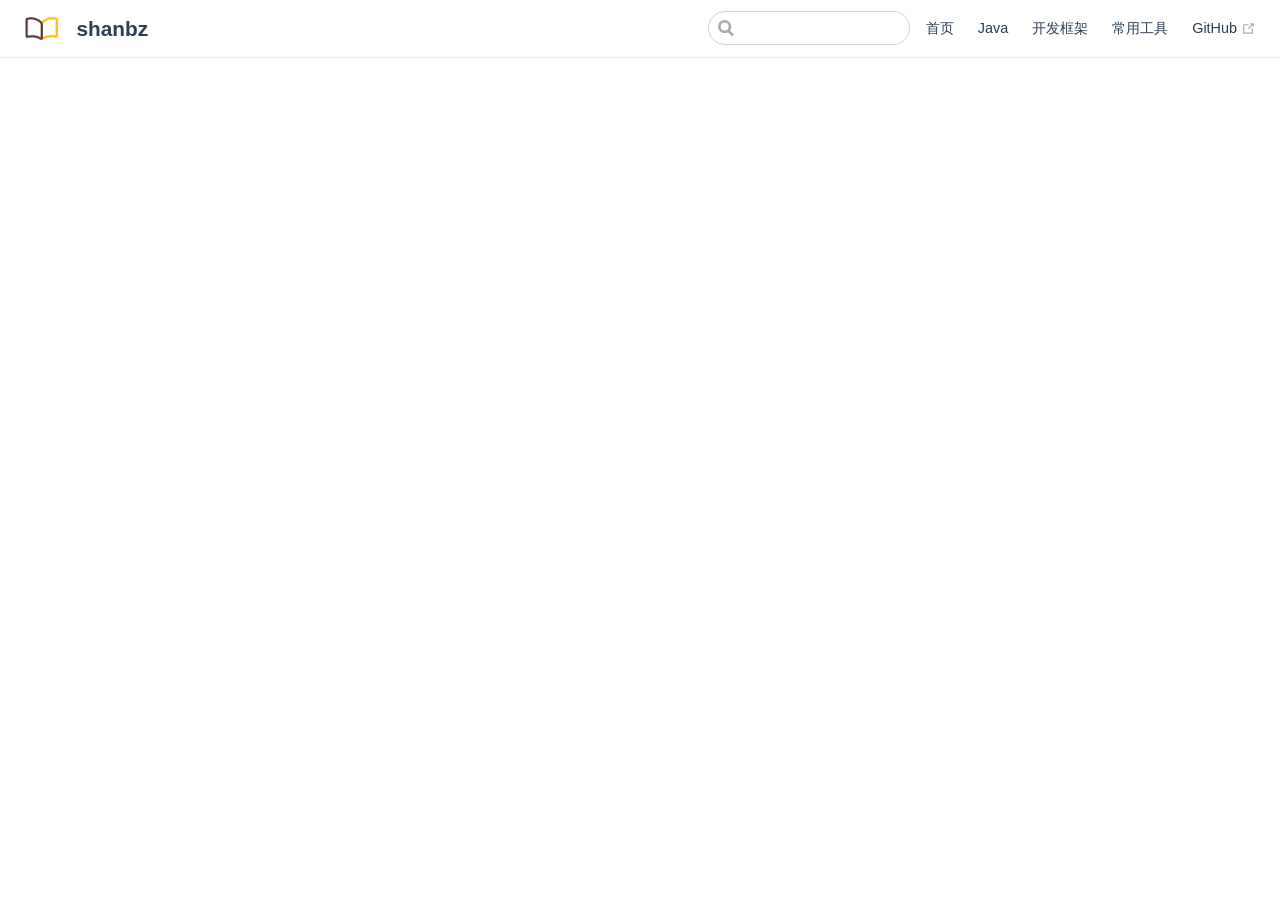
<file: config.html>
<!DOCTYPE html>
<html lang="en-US">
  <head>
    <meta charset="utf-8">
    <meta name="viewport" content="width=device-width,initial-scale=1">
    <title>shanbz</title>
    <meta name="generator" content="VuePress 1.5.1">
    <link rel="icon" href="/logo.png">
    <meta name="description" content="Welcome to my site!">
    <link rel="preload" href="/assets/css/0.styles.f3b2d841.css" as="style"><link rel="preload" href="/assets/js/app.7e5b2c6f.js" as="script"><link rel="preload" href="/assets/js/2.5563d1fb.js" as="script"><link rel="preload" href="/assets/js/17.3283525b.js" as="script"><link rel="prefetch" href="/assets/js/10.8b811307.js"><link rel="prefetch" href="/assets/js/11.885d8edf.js"><link rel="prefetch" href="/assets/js/12.1c2ad66f.js"><link rel="prefetch" href="/assets/js/13.37d47445.js"><link rel="prefetch" href="/assets/js/14.be1d70f8.js"><link rel="prefetch" href="/assets/js/15.1a181f85.js"><link rel="prefetch" href="/assets/js/16.03125aea.js"><link rel="prefetch" href="/assets/js/3.1f4c9a4f.js"><link rel="prefetch" href="/assets/js/4.ac6527f4.js"><link rel="prefetch" href="/assets/js/5.df0a0a56.js"><link rel="prefetch" href="/assets/js/6.e1f0dced.js"><link rel="prefetch" href="/assets/js/7.fa80b0e6.js"><link rel="prefetch" href="/assets/js/8.607f27e3.js"><link rel="prefetch" href="/assets/js/9.2cad1127.js">
    <link rel="stylesheet" href="/assets/css/0.styles.f3b2d841.css">
  </head>
  <body>
    <div id="app" data-server-rendered="true"><div class="theme-container no-sidebar"><header class="navbar"><div class="sidebar-button"><svg xmlns="http://www.w3.org/2000/svg" aria-hidden="true" role="img" viewBox="0 0 448 512" class="icon"><path fill="currentColor" d="M436 124H12c-6.627 0-12-5.373-12-12V80c0-6.627 5.373-12 12-12h424c6.627 0 12 5.373 12 12v32c0 6.627-5.373 12-12 12zm0 160H12c-6.627 0-12-5.373-12-12v-32c0-6.627 5.373-12 12-12h424c6.627 0 12 5.373 12 12v32c0 6.627-5.373 12-12 12zm0 160H12c-6.627 0-12-5.373-12-12v-32c0-6.627 5.373-12 12-12h424c6.627 0 12 5.373 12 12v32c0 6.627-5.373 12-12 12z"></path></svg></div> <a href="/" class="home-link router-link-active"><img src="/logo.png" alt="shanbz" class="logo"> <span class="site-name can-hide">shanbz</span></a> <div class="links"><div class="search-box"><input aria-label="Search" autocomplete="off" spellcheck="false" value=""> <!----></div> <nav class="nav-links can-hide"><div class="nav-item"><a href="/" class="nav-link">
  首页
</a></div><div class="nav-item"><a href="/Java/" class="nav-link">
  Java
</a></div><div class="nav-item"><a href="/Framework/" class="nav-link">
  开发框架
</a></div><div class="nav-item"><a href="/Tools/" class="nav-link">
  常用工具
</a></div><div class="nav-item"><a href="https://github.com/shanbz" target="_blank" rel="noopener noreferrer" class="nav-link external">
  GitHub
  <svg xmlns="http://www.w3.org/2000/svg" aria-hidden="true" x="0px" y="0px" viewBox="0 0 100 100" width="15" height="15" class="icon outbound"><path fill="currentColor" d="M18.8,85.1h56l0,0c2.2,0,4-1.8,4-4v-32h-8v28h-48v-48h28v-8h-32l0,0c-2.2,0-4,1.8-4,4v56C14.8,83.3,16.6,85.1,18.8,85.1z"></path> <polygon fill="currentColor" points="45.7,48.7 51.3,54.3 77.2,28.5 77.2,37.2 85.2,37.2 85.2,14.9 62.8,14.9 62.8,22.9 71.5,22.9"></polygon></svg></a></div> <!----></nav></div></header> <div class="sidebar-mask"></div> <aside class="sidebar"><nav class="nav-links"><div class="nav-item"><a href="/" class="nav-link">
  首页
</a></div><div class="nav-item"><a href="/Java/" class="nav-link">
  Java
</a></div><div class="nav-item"><a href="/Framework/" class="nav-link">
  开发框架
</a></div><div class="nav-item"><a href="/Tools/" class="nav-link">
  常用工具
</a></div><div class="nav-item"><a href="https://github.com/shanbz" target="_blank" rel="noopener noreferrer" class="nav-link external">
  GitHub
  <svg xmlns="http://www.w3.org/2000/svg" aria-hidden="true" x="0px" y="0px" viewBox="0 0 100 100" width="15" height="15" class="icon outbound"><path fill="currentColor" d="M18.8,85.1h56l0,0c2.2,0,4-1.8,4-4v-32h-8v28h-48v-48h28v-8h-32l0,0c-2.2,0-4,1.8-4,4v56C14.8,83.3,16.6,85.1,18.8,85.1z"></path> <polygon fill="currentColor" points="45.7,48.7 51.3,54.3 77.2,28.5 77.2,37.2 85.2,37.2 85.2,14.9 62.8,14.9 62.8,22.9 71.5,22.9"></polygon></svg></a></div> <!----></nav>  <!----> </aside> <main class="page"> <div class="theme-default-content content__default"></div> <footer class="page-edit"><!----> <!----></footer> <!----> </main></div><div class="global-ui"></div></div>
    <script src="/assets/js/app.7e5b2c6f.js" defer></script><script src="/assets/js/2.5563d1fb.js" defer></script><script src="/assets/js/17.3283525b.js" defer></script>
  </body>
</html>
</file>
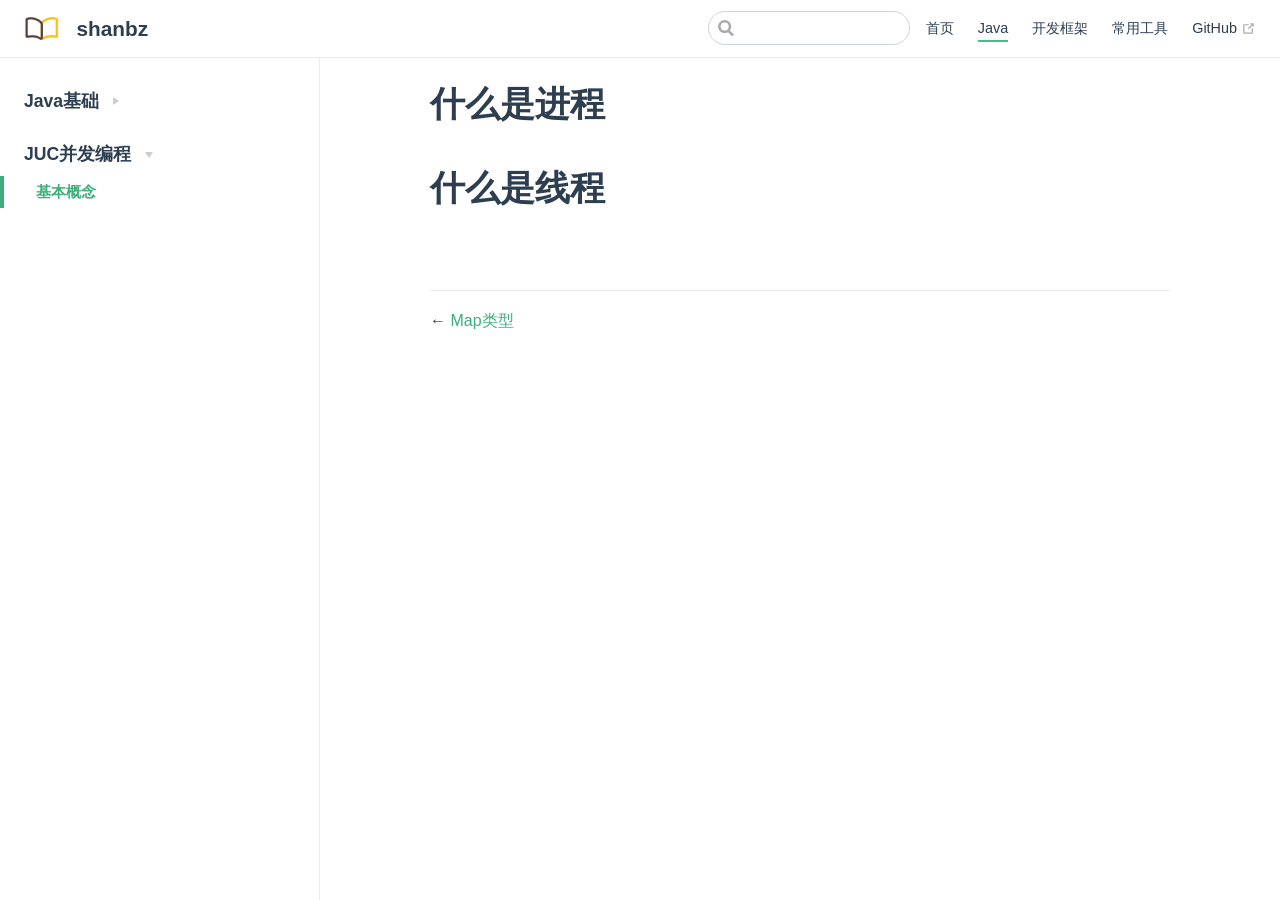
<file: Java/JUC/BasicConcepts.html>
<!DOCTYPE html>
<html lang="en-US">
  <head>
    <meta charset="utf-8">
    <meta name="viewport" content="width=device-width,initial-scale=1">
    <title>什么是进程 | shanbz</title>
    <meta name="generator" content="VuePress 1.5.1">
    <link rel="icon" href="/logo.png">
    <meta name="description" content="Welcome to my site!">
    <link rel="preload" href="/assets/css/0.styles.f3b2d841.css" as="style"><link rel="preload" href="/assets/js/app.7e5b2c6f.js" as="script"><link rel="preload" href="/assets/js/2.5563d1fb.js" as="script"><link rel="preload" href="/assets/js/12.1c2ad66f.js" as="script"><link rel="prefetch" href="/assets/js/10.8b811307.js"><link rel="prefetch" href="/assets/js/11.885d8edf.js"><link rel="prefetch" href="/assets/js/13.37d47445.js"><link rel="prefetch" href="/assets/js/14.be1d70f8.js"><link rel="prefetch" href="/assets/js/15.1a181f85.js"><link rel="prefetch" href="/assets/js/16.03125aea.js"><link rel="prefetch" href="/assets/js/17.3283525b.js"><link rel="prefetch" href="/assets/js/3.1f4c9a4f.js"><link rel="prefetch" href="/assets/js/4.ac6527f4.js"><link rel="prefetch" href="/assets/js/5.df0a0a56.js"><link rel="prefetch" href="/assets/js/6.e1f0dced.js"><link rel="prefetch" href="/assets/js/7.fa80b0e6.js"><link rel="prefetch" href="/assets/js/8.607f27e3.js"><link rel="prefetch" href="/assets/js/9.2cad1127.js">
    <link rel="stylesheet" href="/assets/css/0.styles.f3b2d841.css">
  </head>
  <body>
    <div id="app" data-server-rendered="true"><div class="theme-container"><header class="navbar"><div class="sidebar-button"><svg xmlns="http://www.w3.org/2000/svg" aria-hidden="true" role="img" viewBox="0 0 448 512" class="icon"><path fill="currentColor" d="M436 124H12c-6.627 0-12-5.373-12-12V80c0-6.627 5.373-12 12-12h424c6.627 0 12 5.373 12 12v32c0 6.627-5.373 12-12 12zm0 160H12c-6.627 0-12-5.373-12-12v-32c0-6.627 5.373-12 12-12h424c6.627 0 12 5.373 12 12v32c0 6.627-5.373 12-12 12zm0 160H12c-6.627 0-12-5.373-12-12v-32c0-6.627 5.373-12 12-12h424c6.627 0 12 5.373 12 12v32c0 6.627-5.373 12-12 12z"></path></svg></div> <a href="/" class="home-link router-link-active"><img src="/logo.png" alt="shanbz" class="logo"> <span class="site-name can-hide">shanbz</span></a> <div class="links"><div class="search-box"><input aria-label="Search" autocomplete="off" spellcheck="false" value=""> <!----></div> <nav class="nav-links can-hide"><div class="nav-item"><a href="/" class="nav-link">
  首页
</a></div><div class="nav-item"><a href="/Java/" class="nav-link router-link-active">
  Java
</a></div><div class="nav-item"><a href="/Framework/" class="nav-link">
  开发框架
</a></div><div class="nav-item"><a href="/Tools/" class="nav-link">
  常用工具
</a></div><div class="nav-item"><a href="https://github.com/shanbz" target="_blank" rel="noopener noreferrer" class="nav-link external">
  GitHub
  <svg xmlns="http://www.w3.org/2000/svg" aria-hidden="true" x="0px" y="0px" viewBox="0 0 100 100" width="15" height="15" class="icon outbound"><path fill="currentColor" d="M18.8,85.1h56l0,0c2.2,0,4-1.8,4-4v-32h-8v28h-48v-48h28v-8h-32l0,0c-2.2,0-4,1.8-4,4v56C14.8,83.3,16.6,85.1,18.8,85.1z"></path> <polygon fill="currentColor" points="45.7,48.7 51.3,54.3 77.2,28.5 77.2,37.2 85.2,37.2 85.2,14.9 62.8,14.9 62.8,22.9 71.5,22.9"></polygon></svg></a></div> <!----></nav></div></header> <div class="sidebar-mask"></div> <aside class="sidebar"><nav class="nav-links"><div class="nav-item"><a href="/" class="nav-link">
  首页
</a></div><div class="nav-item"><a href="/Java/" class="nav-link router-link-active">
  Java
</a></div><div class="nav-item"><a href="/Framework/" class="nav-link">
  开发框架
</a></div><div class="nav-item"><a href="/Tools/" class="nav-link">
  常用工具
</a></div><div class="nav-item"><a href="https://github.com/shanbz" target="_blank" rel="noopener noreferrer" class="nav-link external">
  GitHub
  <svg xmlns="http://www.w3.org/2000/svg" aria-hidden="true" x="0px" y="0px" viewBox="0 0 100 100" width="15" height="15" class="icon outbound"><path fill="currentColor" d="M18.8,85.1h56l0,0c2.2,0,4-1.8,4-4v-32h-8v28h-48v-48h28v-8h-32l0,0c-2.2,0-4,1.8-4,4v56C14.8,83.3,16.6,85.1,18.8,85.1z"></path> <polygon fill="currentColor" points="45.7,48.7 51.3,54.3 77.2,28.5 77.2,37.2 85.2,37.2 85.2,14.9 62.8,14.9 62.8,22.9 71.5,22.9"></polygon></svg></a></div> <!----></nav>  <ul class="sidebar-links"><li><section class="sidebar-group collapsable depth-0"><p class="sidebar-heading"><span>Java基础</span> <span class="arrow right"></span></p> <!----></section></li><li><section class="sidebar-group collapsable depth-0"><p class="sidebar-heading open"><span>JUC并发编程</span> <span class="arrow down"></span></p> <ul class="sidebar-links sidebar-group-items"><li><a href="/Java/JUC/BasicConcepts.html" aria-current="page" class="active sidebar-link">基本概念</a></li></ul></section></li></ul> </aside> <main class="page"> <div class="theme-default-content content__default"><h1 id="什么是进程"><a href="#什么是进程" class="header-anchor">#</a> 什么是进程</h1> <h1 id="什么是线程"><a href="#什么是线程" class="header-anchor">#</a> 什么是线程</h1></div> <footer class="page-edit"><!----> <!----></footer> <div class="page-nav"><p class="inner"><span class="prev">
      ←
      <a href="/Java/Basic/Map/" class="prev">
        Map类型
      </a></span> <!----></p></div> </main></div><div class="global-ui"></div></div>
    <script src="/assets/js/app.7e5b2c6f.js" defer></script><script src="/assets/js/2.5563d1fb.js" defer></script><script src="/assets/js/12.1c2ad66f.js" defer></script>
  </body>
</html>
</file>
<file: assets/css/0.styles.f3b2d841.css>
code[class*=language-],pre[class*=language-]{color:#ccc;background:none;font-family:Consolas,Monaco,Andale Mono,Ubuntu Mono,monospace;font-size:1em;text-align:left;white-space:pre;word-spacing:normal;word-break:normal;word-wrap:normal;line-height:1.5;-moz-tab-size:4;-o-tab-size:4;tab-size:4;-webkit-hyphens:none;hyphens:none}pre[class*=language-]{padding:1em;margin:.5em 0;overflow:auto}:not(pre)>code[class*=language-],pre[class*=language-]{background:#2d2d2d}:not(pre)>code[class*=language-]{padding:.1em;border-radius:.3em;white-space:normal}.token.block-comment,.token.cdata,.token.comment,.token.doctype,.token.prolog{color:#999}.token.punctuation{color:#ccc}.token.attr-name,.token.deleted,.token.namespace,.token.tag{color:#e2777a}.token.function-name{color:#6196cc}.token.boolean,.token.function,.token.number{color:#f08d49}.token.class-name,.token.constant,.token.property,.token.symbol{color:#f8c555}.token.atrule,.token.builtin,.token.important,.token.keyword,.token.selector{color:#cc99cd}.token.attr-value,.token.char,.token.regex,.token.string,.token.variable{color:#7ec699}.token.entity,.token.operator,.token.url{color:#67cdcc}.token.bold,.token.important{font-weight:700}.token.italic{font-style:italic}.token.entity{cursor:help}.token.inserted{color:green}.theme-default-content code{color:#476582;padding:.25rem .5rem;margin:0;font-size:.85em;background-color:rgba(27,31,35,.05);border-radius:3px}.theme-default-content code .token.deleted{color:#ec5975}.theme-default-content code .token.inserted{color:#3eaf7c}.theme-default-content pre,.theme-default-content pre[class*=language-]{line-height:1.4;padding:1.25rem 1.5rem;margin:.85rem 0;background-color:#282c34;border-radius:6px;overflow:auto}.theme-default-content pre[class*=language-] code,.theme-default-content pre code{color:#fff;padding:0;background-color:transparent;border-radius:0}div[class*=language-]{position:relative;background-color:#282c34;border-radius:6px}div[class*=language-] .highlight-lines{-webkit-user-select:none;user-select:none;padding-top:1.3rem;position:absolute;top:0;left:0;width:100%;line-height:1.4}div[class*=language-] .highlight-lines .highlighted{background-color:rgba(0,0,0,.66)}div[class*=language-] pre,div[class*=language-] pre[class*=language-]{background:transparent;position:relative;z-index:1}div[class*=language-]:before{position:absolute;z-index:3;top:.8em;right:1em;font-size:.75rem;color:hsla(0,0%,100%,.4)}div[class*=language-]:not(.line-numbers-mode) .line-numbers-wrapper{display:none}div[class*=language-].line-numbers-mode .highlight-lines .highlighted{position:relative}div[class*=language-].line-numbers-mode .highlight-lines .highlighted:before{content:" ";position:absolute;z-index:3;left:0;top:0;display:block;width:3.5rem;height:100%;background-color:rgba(0,0,0,.66)}div[class*=language-].line-numbers-mode pre{padding-left:4.5rem;vertical-align:middle}div[class*=language-].line-numbers-mode .line-numbers-wrapper{position:absolute;top:0;width:3.5rem;text-align:center;color:hsla(0,0%,100%,.3);padding:1.25rem 0;line-height:1.4}div[class*=language-].line-numbers-mode .line-numbers-wrapper br{-webkit-user-select:none;user-select:none}div[class*=language-].line-numbers-mode .line-numbers-wrapper .line-number{position:relative;z-index:4;-webkit-user-select:none;user-select:none;font-size:.85em}div[class*=language-].line-numbers-mode:after{content:"";position:absolute;z-index:2;top:0;left:0;width:3.5rem;height:100%;border-radius:6px 0 0 6px;border-right:1px solid rgba(0,0,0,.66);background-color:#282c34}div[class~=language-js]:before{content:"js"}div[class~=language-ts]:before{content:"ts"}div[class~=language-html]:before{content:"html"}div[class~=language-md]:before{content:"md"}div[class~=language-vue]:before{content:"vue"}div[class~=language-css]:before{content:"css"}div[class~=language-sass]:before{content:"sass"}div[class~=language-scss]:before{content:"scss"}div[class~=language-less]:before{content:"less"}div[class~=language-stylus]:before{content:"stylus"}div[class~=language-go]:before{content:"go"}div[class~=language-java]:before{content:"java"}div[class~=language-c]:before{content:"c"}div[class~=language-sh]:before{content:"sh"}div[class~=language-yaml]:before{content:"yaml"}div[class~=language-py]:before{content:"py"}div[class~=language-docker]:before{content:"docker"}div[class~=language-dockerfile]:before{content:"dockerfile"}div[class~=language-makefile]:before{content:"makefile"}div[class~=language-javascript]:before{content:"js"}div[class~=language-typescript]:before{content:"ts"}div[class~=language-markup]:before{content:"html"}div[class~=language-markdown]:before{content:"md"}div[class~=language-json]:before{content:"json"}div[class~=language-ruby]:before{content:"rb"}div[class~=language-python]:before{content:"py"}div[class~=language-bash]:before{content:"sh"}div[class~=language-php]:before{content:"php"}.custom-block .custom-block-title{font-weight:600;margin-bottom:-.4rem}.custom-block.danger,.custom-block.tip,.custom-block.warning{padding:.1rem 1.5rem;border-left-width:.5rem;border-left-style:solid;margin:1rem 0}.custom-block.tip{background-color:#f3f5f7;border-color:#42b983}.custom-block.warning{background-color:rgba(255,229,100,.3);border-color:#e7c000;color:#6b5900}.custom-block.warning .custom-block-title{color:#b29400}.custom-block.warning a{color:#2c3e50}.custom-block.danger{background-color:#ffe6e6;border-color:#c00;color:#4d0000}.custom-block.danger .custom-block-title{color:#900}.custom-block.danger a{color:#2c3e50}.custom-block.details{display:block;position:relative;border-radius:2px;margin:1.6em 0;padding:1.6em;background-color:#eee}.custom-block.details h4{margin-top:0}.custom-block.details figure:last-child,.custom-block.details p:last-child{margin-bottom:0;padding-bottom:0}.custom-block.details summary{outline:none;cursor:pointer}.arrow{display:inline-block;width:0;height:0}.arrow.up{border-bottom:6px solid #ccc}.arrow.down,.arrow.up{border-left:4px solid transparent;border-right:4px solid transparent}.arrow.down{border-top:6px solid #ccc}.arrow.right{border-left:6px solid #ccc}.arrow.left,.arrow.right{border-top:4px solid transparent;border-bottom:4px solid transparent}.arrow.left{border-right:6px solid #ccc}.theme-default-content:not(.custom){max-width:740px;margin:0 auto;padding:2rem 2.5rem}@media (max-width:959px){.theme-default-content:not(.custom){padding:2rem}}@media (max-width:419px){.theme-default-content:not(.custom){padding:1.5rem}}.table-of-contents .badge{vertical-align:middle}body,html{padding:0;margin:0;background-color:#fff}body{font-family:-apple-system,BlinkMacSystemFont,Segoe UI,Roboto,Oxygen,Ubuntu,Cantarell,Fira Sans,Droid Sans,Helvetica Neue,sans-serif;-webkit-font-smoothing:antialiased;-moz-osx-font-smoothing:grayscale;font-size:16px;color:#2c3e50}.page{padding-left:20rem}.navbar{z-index:20;right:0;height:3.6rem;background-color:#fff;box-sizing:border-box;border-bottom:1px solid #eaecef}.navbar,.sidebar-mask{position:fixed;top:0;left:0}.sidebar-mask{z-index:9;width:100vw;height:100vh;display:none}.sidebar{font-size:16px;background-color:#fff;width:20rem;position:fixed;z-index:10;margin:0;top:3.6rem;left:0;bottom:0;box-sizing:border-box;border-right:1px solid #eaecef;overflow-y:auto}.theme-default-content:not(.custom)>:first-child{margin-top:3.6rem}.theme-default-content:not(.custom) a:hover{text-decoration:underline}.theme-default-content:not(.custom) p.demo{padding:1rem 1.5rem;border:1px solid #ddd;border-radius:4px}.theme-default-content:not(.custom) img{max-width:100%}.theme-default-content.custom{padding:0;margin:0}.theme-default-content.custom img{max-width:100%}a{font-weight:500;text-decoration:none}a,p a code{color:#3eaf7c}p a code{font-weight:400}kbd{background:#eee;border:.15rem solid #ddd;border-bottom:.25rem solid #ddd;border-radius:.15rem;padding:0 .15em}blockquote{font-size:1rem;color:#999;border-left:.2rem solid #dfe2e5;margin:1rem 0;padding:.25rem 0 .25rem 1rem}blockquote>p{margin:0}ol,ul{padding-left:1.2em}strong{font-weight:600}h1,h2,h3,h4,h5,h6{font-weight:600;line-height:1.25}.theme-default-content:not(.custom)>h1,.theme-default-content:not(.custom)>h2,.theme-default-content:not(.custom)>h3,.theme-default-content:not(.custom)>h4,.theme-default-content:not(.custom)>h5,.theme-default-content:not(.custom)>h6{margin-top:-3.1rem;padding-top:4.6rem;margin-bottom:0}.theme-default-content:not(.custom)>h1:first-child,.theme-default-content:not(.custom)>h2:first-child,.theme-default-content:not(.custom)>h3:first-child,.theme-default-content:not(.custom)>h4:first-child,.theme-default-content:not(.custom)>h5:first-child,.theme-default-content:not(.custom)>h6:first-child{margin-top:-1.5rem;margin-bottom:1rem}.theme-default-content:not(.custom)>h1:first-child+.custom-block,.theme-default-content:not(.custom)>h1:first-child+p,.theme-default-content:not(.custom)>h1:first-child+pre,.theme-default-content:not(.custom)>h2:first-child+.custom-block,.theme-default-content:not(.custom)>h2:first-child+p,.theme-default-content:not(.custom)>h2:first-child+pre,.theme-default-content:not(.custom)>h3:first-child+.custom-block,.theme-default-content:not(.custom)>h3:first-child+p,.theme-default-content:not(.custom)>h3:first-child+pre,.theme-default-content:not(.custom)>h4:first-child+.custom-block,.theme-default-content:not(.custom)>h4:first-child+p,.theme-default-content:not(.custom)>h4:first-child+pre,.theme-default-content:not(.custom)>h5:first-child+.custom-block,.theme-default-content:not(.custom)>h5:first-child+p,.theme-default-content:not(.custom)>h5:first-child+pre,.theme-default-content:not(.custom)>h6:first-child+.custom-block,.theme-default-content:not(.custom)>h6:first-child+p,.theme-default-content:not(.custom)>h6:first-child+pre{margin-top:2rem}h1:hover .header-anchor,h2:hover .header-anchor,h3:hover .header-anchor,h4:hover .header-anchor,h5:hover .header-anchor,h6:hover .header-anchor{opacity:1}h1{font-size:2.2rem}h2{font-size:1.65rem;padding-bottom:.3rem;border-bottom:1px solid #eaecef}h3{font-size:1.35rem}a.header-anchor{font-size:.85em;float:left;margin-left:-.87em;padding-right:.23em;margin-top:.125em;opacity:0}a.header-anchor:hover{text-decoration:none}.line-number,code,kbd{font-family:source-code-pro,Menlo,Monaco,Consolas,Courier New,monospace}ol,p,ul{line-height:1.7}hr{border:0;border-top:1px solid #eaecef}table{border-collapse:collapse;margin:1rem 0;display:block;overflow-x:auto}tr{border-top:1px solid #dfe2e5}tr:nth-child(2n){background-color:#f6f8fa}td,th{border:1px solid #dfe2e5;padding:.6em 1em}.theme-container.sidebar-open .sidebar-mask{display:block}.theme-container.no-navbar .theme-default-content:not(.custom)>h1,.theme-container.no-navbar h2,.theme-container.no-navbar h3,.theme-container.no-navbar h4,.theme-container.no-navbar h5,.theme-container.no-navbar h6{margin-top:1.5rem;padding-top:0}.theme-container.no-navbar .sidebar{top:0}@media (min-width:720px){.theme-container.no-sidebar .sidebar{display:none}.theme-container.no-sidebar .page{padding-left:0}}@media (max-width:959px){.sidebar{font-size:15px;width:16.4rem}.page{padding-left:16.4rem}}@media (max-width:719px){.sidebar{top:0;padding-top:3.6rem;transform:translateX(-100%);transition:transform .2s ease}.page{padding-left:0}.theme-container.sidebar-open .sidebar{transform:translateX(0)}.theme-container.no-navbar .sidebar{padding-top:0}}@media (max-width:419px){h1{font-size:1.9rem}.theme-default-content div[class*=language-]{margin:.85rem -1.5rem;border-radius:0}}#nprogress{pointer-events:none}#nprogress .bar{background:#3eaf7c;position:fixed;z-index:1031;top:0;left:0;width:100%;height:2px}#nprogress .peg{display:block;position:absolute;right:0;width:100px;height:100%;box-shadow:0 0 10px #3eaf7c,0 0 5px #3eaf7c;opacity:1;transform:rotate(3deg) translateY(-4px)}#nprogress .spinner{display:block;position:fixed;z-index:1031;top:15px;right:15px}#nprogress .spinner-icon{width:18px;height:18px;box-sizing:border-box;border-color:#3eaf7c transparent transparent #3eaf7c;border-style:solid;border-width:2px;border-radius:50%;animation:nprogress-spinner .4s linear infinite}.nprogress-custom-parent{overflow:hidden;position:relative}.nprogress-custom-parent #nprogress .bar,.nprogress-custom-parent #nprogress .spinner{position:absolute}@keyframes nprogress-spinner{0%{transform:rotate(0deg)}to{transform:rotate(1turn)}}.icon.outbound{color:#aaa;display:inline-block;vertical-align:middle;position:relative;top:-1px}.home{padding:3.6rem 2rem 0;max-width:960px;margin:0 auto;display:block}.home .hero{text-align:center}.home .hero img{max-width:100%;max-height:280px;display:block;margin:3rem auto 1.5rem}.home .hero h1{font-size:3rem}.home .hero .action,.home .hero .description,.home .hero h1{margin:1.8rem auto}.home .hero .description{max-width:35rem;font-size:1.6rem;line-height:1.3;color:#6a8bad}.home .hero .action-button{display:inline-block;font-size:1.2rem;color:#fff;background-color:#3eaf7c;padding:.8rem 1.6rem;border-radius:4px;transition:background-color .1s ease;box-sizing:border-box;border-bottom:1px solid #389d70}.home .hero .action-button:hover{background-color:#4abf8a}.home .features{border-top:1px solid #eaecef;padding:1.2rem 0;margin-top:2.5rem;display:flex;flex-wrap:wrap;align-items:flex-start;align-content:stretch;justify-content:space-between}.home .feature{flex-grow:1;flex-basis:30%;max-width:30%}.home .feature h2{font-size:1.4rem;font-weight:500;border-bottom:none;padding-bottom:0;color:#3a5169}.home .feature p{color:#4e6e8e}.home .footer{padding:2.5rem;border-top:1px solid #eaecef;text-align:center;color:#4e6e8e}@media (max-width:719px){.home .features{flex-direction:column}.home .feature{max-width:100%;padding:0 2.5rem}}@media (max-width:419px){.home{padding-left:1.5rem;padding-right:1.5rem}.home .hero img{max-height:210px;margin:2rem auto 1.2rem}.home .hero h1{font-size:2rem}.home .hero .action,.home .hero .description,.home .hero h1{margin:1.2rem auto}.home .hero .description{font-size:1.2rem}.home .hero .action-button{font-size:1rem;padding:.6rem 1.2rem}.home .feature h2{font-size:1.25rem}}.search-box{display:inline-block;position:relative;margin-right:1rem}.search-box input{cursor:text;width:10rem;height:2rem;color:#4e6e8e;display:inline-block;border:1px solid #cfd4db;border-radius:2rem;font-size:.9rem;line-height:2rem;padding:0 .5rem 0 2rem;outline:none;transition:all .2s ease;background:#fff url(/assets/img/search.83621669.svg) .6rem .5rem no-repeat;background-size:1rem}.search-box input:focus{cursor:auto;border-color:#3eaf7c}.search-box .suggestions{background:#fff;width:20rem;position:absolute;top:2rem;border:1px solid #cfd4db;border-radius:6px;padding:.4rem;list-style-type:none}.search-box .suggestions.align-right{right:0}.search-box .suggestion{line-height:1.4;padding:.4rem .6rem;border-radius:4px;cursor:pointer}.search-box .suggestion a{white-space:normal;color:#5d82a6}.search-box .suggestion a .page-title{font-weight:600}.search-box .suggestion a .header{font-size:.9em;margin-left:.25em}.search-box .suggestion.focused{background-color:#f3f4f5}.search-box .suggestion.focused a{color:#3eaf7c}@media (max-width:959px){.search-box input{cursor:pointer;width:0;border-color:transparent;position:relative}.search-box input:focus{cursor:text;left:0;width:10rem}}@media (-ms-high-contrast:none){.search-box input{height:2rem}}@media (max-width:959px) and (min-width:719px){.search-box .suggestions{left:0}}@media (max-width:719px){.search-box{margin-right:0}.search-box input{left:1rem}.search-box .suggestions{right:0}}@media (max-width:419px){.search-box .suggestions{width:calc(100vw - 4rem)}.search-box input:focus{width:8rem}}.sidebar-button{cursor:pointer;display:none;width:1.25rem;height:1.25rem;position:absolute;padding:.6rem;top:.6rem;left:1rem}.sidebar-button .icon{display:block;width:1.25rem;height:1.25rem}@media (max-width:719px){.sidebar-button{display:block}}.dropdown-enter,.dropdown-leave-to{height:0!important}.dropdown-wrapper{cursor:pointer}.dropdown-wrapper .dropdown-title{display:block;font-size:.9rem;font-family:inherit;cursor:inherit;padding:inherit;line-height:1.4rem;background:transparent;border:none;font-weight:500;color:#2c3e50}.dropdown-wrapper .dropdown-title:hover{border-color:transparent}.dropdown-wrapper .dropdown-title .arrow{vertical-align:middle;margin-top:-1px;margin-left:.4rem}.dropdown-wrapper .nav-dropdown .dropdown-item{color:inherit;line-height:1.7rem}.dropdown-wrapper .nav-dropdown .dropdown-item h4{margin:.45rem 0 0;border-top:1px solid #eee;padding:.45rem 1.5rem 0 1.25rem}.dropdown-wrapper .nav-dropdown .dropdown-item .dropdown-subitem-wrapper{padding:0;list-style:none}.dropdown-wrapper .nav-dropdown .dropdown-item .dropdown-subitem-wrapper .dropdown-subitem{font-size:.9em}.dropdown-wrapper .nav-dropdown .dropdown-item a{display:block;line-height:1.7rem;position:relative;border-bottom:none;font-weight:400;margin-bottom:0;padding:0 1.5rem 0 1.25rem}.dropdown-wrapper .nav-dropdown .dropdown-item a.router-link-active,.dropdown-wrapper .nav-dropdown .dropdown-item a:hover{color:#3eaf7c}.dropdown-wrapper .nav-dropdown .dropdown-item a.router-link-active:after{content:"";width:0;height:0;border-left:5px solid #3eaf7c;border-top:3px solid transparent;border-bottom:3px solid transparent;position:absolute;top:calc(50% - 2px);left:9px}.dropdown-wrapper .nav-dropdown .dropdown-item:first-child h4{margin-top:0;padding-top:0;border-top:0}@media (max-width:719px){.dropdown-wrapper.open .dropdown-title{margin-bottom:.5rem}.dropdown-wrapper .dropdown-title{font-weight:600;font-size:inherit}.dropdown-wrapper .dropdown-title:hover{color:#3eaf7c}.dropdown-wrapper .nav-dropdown{transition:height .1s ease-out;overflow:hidden}.dropdown-wrapper .nav-dropdown .dropdown-item h4{border-top:0;margin-top:0;padding-top:0}.dropdown-wrapper .nav-dropdown .dropdown-item>a,.dropdown-wrapper .nav-dropdown .dropdown-item h4{font-size:15px;line-height:2rem}.dropdown-wrapper .nav-dropdown .dropdown-item .dropdown-subitem{font-size:14px;padding-left:1rem}}@media (min-width:719px){.dropdown-wrapper{height:1.8rem}.dropdown-wrapper.open .nav-dropdown,.dropdown-wrapper:hover .nav-dropdown{display:block!important}.dropdown-wrapper.open:blur{display:none}.dropdown-wrapper .dropdown-title .arrow{border-left:4px solid transparent;border-right:4px solid transparent;border-top:6px solid #ccc;border-bottom:0}.dropdown-wrapper .nav-dropdown{display:none;height:auto!important;box-sizing:border-box;max-height:calc(100vh - 2.7rem);overflow-y:auto;position:absolute;top:100%;right:0;background-color:#fff;padding:.6rem 0;border:1px solid;border-color:#ddd #ddd #ccc;text-align:left;border-radius:.25rem;white-space:nowrap;margin:0}}.nav-links{display:inline-block}.nav-links a{line-height:1.4rem;color:inherit}.nav-links a.router-link-active,.nav-links a:hover{color:#3eaf7c}.nav-links .nav-item{position:relative;display:inline-block;margin-left:1.5rem;line-height:2rem}.nav-links .nav-item:first-child{margin-left:0}.nav-links .repo-link{margin-left:1.5rem}@media (max-width:719px){.nav-links .nav-item,.nav-links .repo-link{margin-left:0}}@media (min-width:719px){.nav-links a.router-link-active,.nav-links a:hover{color:#2c3e50}.nav-item>a:not(.external).router-link-active,.nav-item>a:not(.external):hover{margin-bottom:-2px;border-bottom:2px solid #46bd87}}.navbar{padding:.7rem 1.5rem;line-height:2.2rem}.navbar a,.navbar img,.navbar span{display:inline-block}.navbar .logo{height:2.2rem;min-width:2.2rem;margin-right:.8rem;vertical-align:top}.navbar .site-name{font-size:1.3rem;font-weight:600;color:#2c3e50;position:relative}.navbar .links{padding-left:1.5rem;box-sizing:border-box;background-color:#fff;white-space:nowrap;font-size:.9rem;position:absolute;right:1.5rem;top:.7rem;display:flex}.navbar .links .search-box{flex:0 0 auto;vertical-align:top}@media (max-width:719px){.navbar{padding-left:4rem}.navbar .can-hide{display:none}.navbar .links{padding-left:1.5rem}.navbar .site-name{width:calc(100vw - 9.4rem);overflow:hidden;white-space:nowrap;text-overflow:ellipsis}}.page-edit{max-width:740px;margin:0 auto;padding:2rem 2.5rem}@media (max-width:959px){.page-edit{padding:2rem}}@media (max-width:419px){.page-edit{padding:1.5rem}}.page-edit{padding-top:1rem;padding-bottom:1rem;overflow:auto}.page-edit .edit-link{display:inline-block}.page-edit .edit-link a{color:#4e6e8e;margin-right:.25rem}.page-edit .last-updated{float:right;font-size:.9em}.page-edit .last-updated .prefix{font-weight:500;color:#4e6e8e}.page-edit .last-updated .time{font-weight:400;color:#aaa}@media (max-width:719px){.page-edit .edit-link{margin-bottom:.5rem}.page-edit .last-updated{font-size:.8em;float:none;text-align:left}}.page-nav{max-width:740px;margin:0 auto;padding:2rem 2.5rem}@media (max-width:959px){.page-nav{padding:2rem}}@media (max-width:419px){.page-nav{padding:1.5rem}}.page-nav{padding-top:1rem;padding-bottom:0}.page-nav .inner{min-height:2rem;margin-top:0;border-top:1px solid #eaecef;padding-top:1rem;overflow:auto}.page-nav .next{float:right}.page{padding-bottom:2rem;display:block}.sidebar-group .sidebar-group{padding-left:.5em}.sidebar-group:not(.collapsable) .sidebar-heading:not(.clickable){cursor:auto;color:inherit}.sidebar-group.is-sub-group{padding-left:0}.sidebar-group.is-sub-group>.sidebar-heading{font-size:.95em;line-height:1.4;font-weight:400;padding-left:2rem}.sidebar-group.is-sub-group>.sidebar-heading:not(.clickable){opacity:.5}.sidebar-group.is-sub-group>.sidebar-group-items{padding-left:1rem}.sidebar-group.is-sub-group>.sidebar-group-items>li>.sidebar-link{font-size:.95em;border-left:none}.sidebar-group.depth-2>.sidebar-heading{border-left:none}.sidebar-heading{color:#2c3e50;transition:color .15s ease;cursor:pointer;font-size:1.1em;font-weight:700;padding:.35rem 1.5rem .35rem 1.25rem;width:100%;box-sizing:border-box;margin:0;border-left:.25rem solid transparent}.sidebar-heading.open,.sidebar-heading:hover{color:inherit}.sidebar-heading .arrow{position:relative;top:-.12em;left:.5em}.sidebar-heading.clickable.active{font-weight:600;color:#3eaf7c;border-left-color:#3eaf7c}.sidebar-heading.clickable:hover{color:#3eaf7c}.sidebar-group-items{transition:height .1s ease-out;font-size:.95em;overflow:hidden}.sidebar .sidebar-sub-headers{padding-left:1rem;font-size:.95em}a.sidebar-link{font-size:1em;font-weight:400;display:inline-block;color:#2c3e50;border-left:.25rem solid transparent;padding:.35rem 1rem .35rem 1.25rem;line-height:1.4;width:100%;box-sizing:border-box}a.sidebar-link:hover{color:#3eaf7c}a.sidebar-link.active{font-weight:600;color:#3eaf7c;border-left-color:#3eaf7c}.sidebar-group a.sidebar-link{padding-left:2rem}.sidebar-sub-headers a.sidebar-link{padding-top:.25rem;padding-bottom:.25rem;border-left:none}.sidebar-sub-headers a.sidebar-link.active{font-weight:500}.sidebar ul{padding:0;margin:0;list-style-type:none}.sidebar a{display:inline-block}.sidebar .nav-links{display:none;border-bottom:1px solid #eaecef;padding:.5rem 0 .75rem}.sidebar .nav-links a{font-weight:600}.sidebar .nav-links .nav-item,.sidebar .nav-links .repo-link{display:block;line-height:1.25rem;font-size:1.1em;padding:.5rem 0 .5rem 1.5rem}.sidebar>.sidebar-links{padding:1.5rem 0}.sidebar>.sidebar-links>li>a.sidebar-link{font-size:1.1em;line-height:1.7;font-weight:700}.sidebar>.sidebar-links>li:not(:first-child){margin-top:.75rem}@media (max-width:719px){.sidebar .nav-links{display:block}.sidebar .nav-links .dropdown-wrapper .nav-dropdown .dropdown-item a.router-link-active:after{top:calc(1rem - 2px)}.sidebar>.sidebar-links{padding:1rem 0}}.badge[data-v-15b7b770]{display:inline-block;font-size:14px;height:18px;line-height:18px;border-radius:3px;padding:0 6px;color:#fff}.badge.green[data-v-15b7b770],.badge.tip[data-v-15b7b770],.badge[data-v-15b7b770]{background-color:#42b983}.badge.error[data-v-15b7b770]{background-color:#da5961}.badge.warn[data-v-15b7b770],.badge.warning[data-v-15b7b770],.badge.yellow[data-v-15b7b770]{background-color:#e7c000}.badge+.badge[data-v-15b7b770]{margin-left:5px}
</file>
